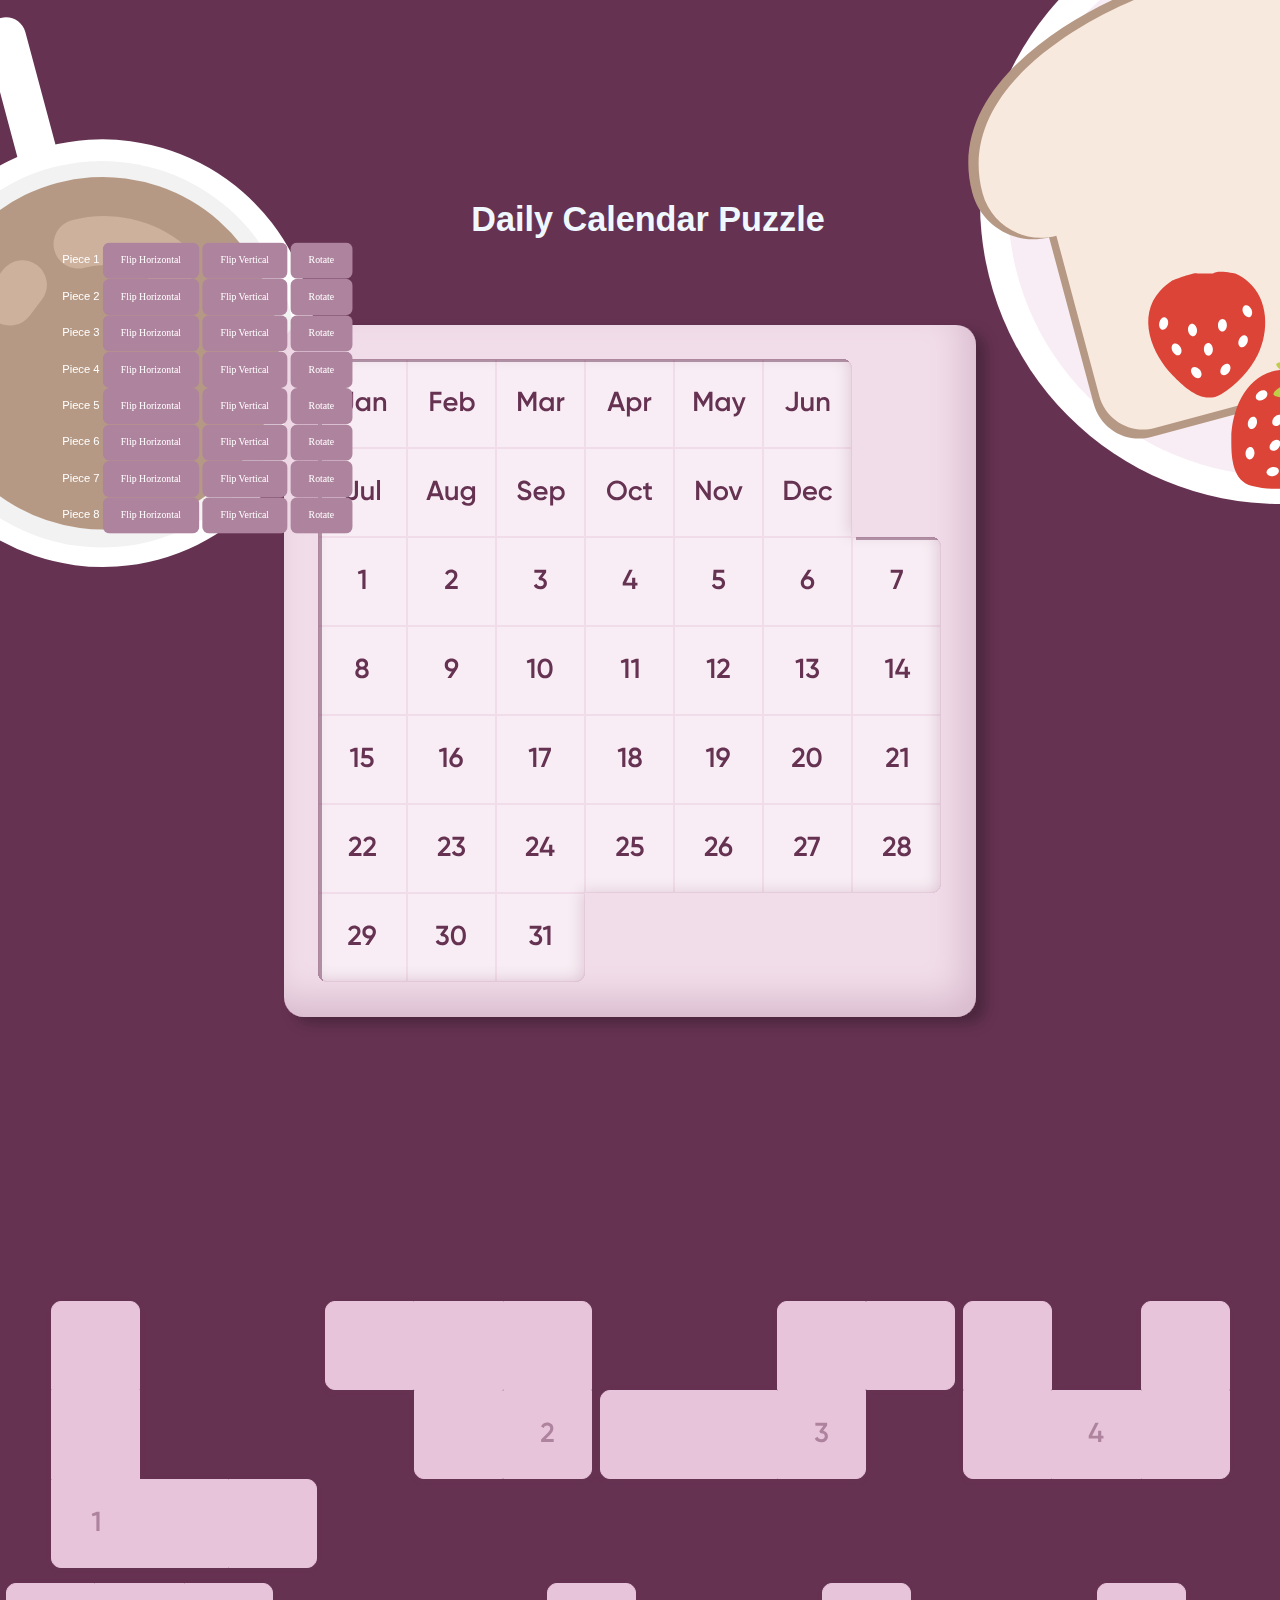
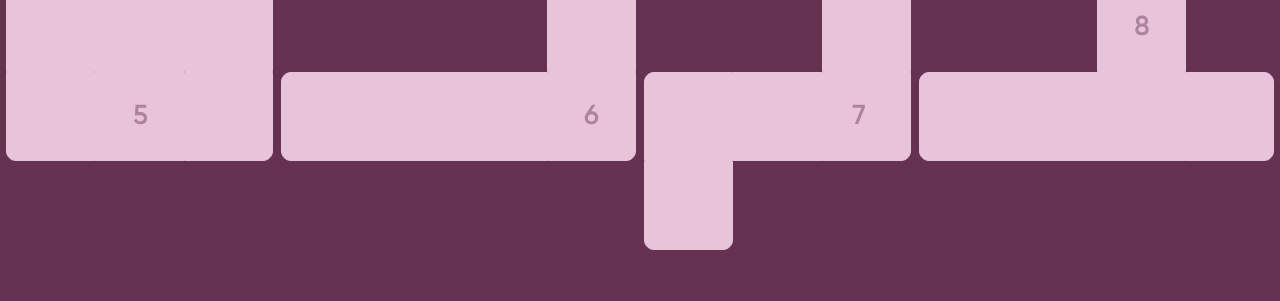
<file: DailyGame.html>
<!DOCTYPE html>
<html lang="en">

<head>
    <meta charset="UTF-8">
    <meta name="viewport" content="width=device-width, initial-scale=1.0">
    <link rel="shortcut icon" type="image/png" href="img/IconSakura.png">
    <link rel="stylesheet" href="style.css">
    <!-- <script src="index.js"></script> --> 
    <title>Daily Game!</title>
    <meta name="description" content="Refresh your mind and solve the daily puzzle with Suha!">
</head>

<body class="DailyGame" onload="move('piece')">

    <div class="GameHeader">
        <div class="coffee">
            <svg width="365" height="615" viewBox="0 0 365 615" fill="none" xmlns="http://www.w3.org/2000/svg">
                <ellipse cx="102.676" cy="353.165" rx="213.842" ry="213.5" transform="rotate(75 102.676 353.165)" fill="white"/>
                <ellipse cx="102.045" cy="354.261" rx="193.263" ry="192.954" transform="rotate(75 102.045 354.261)" fill="#F2F2F2"/>
                <ellipse cx="102.676" cy="353.166" rx="176.263" ry="175.981" transform="rotate(75 102.676 353.166)" fill="#B69984"/>
                <path d="M25.3264 32.0873C22.4676 21.418 11.5008 15.0863 0.831516 17.9452C-9.83781 20.804 -16.1695 31.7707 -13.3106 42.4401L25.3264 32.0873ZM-13.3106 42.4401L20.0362 166.892L58.6732 156.539L25.3264 32.0873L-13.3106 42.4401Z" fill="white"/>
                <path d="M78.0439 243.979V243.979C109.947 235.431 144.031 243.013 169.341 264.289L170.732 265.459" stroke="#CDB19D" stroke-width="49" stroke-linecap="round"/>
                <path d="M10.1119 301.086L22.4015 284.825" stroke="#CDB19D" stroke-width="49" stroke-linecap="round"/>
                </svg>
                
        
        </div>
        
        <h1 style="color: aliceblue;" class="dailyGameTitle">Daily Calendar Puzzle</h1>
        
        <div class="bread">
            <svg width="349" height="504" viewBox="0 0 349 504" fill="none" xmlns="http://www.w3.org/2000/svg">
                <ellipse cx="349.5" cy="203" rx="301" ry="300.5" transform="rotate(90 349.5 203)" fill="white"/>
                <ellipse cx="348.5" cy="204" rx="272" ry="271.5" transform="rotate(90 348.5 204)" fill="#F8EDF4"/>
                <path d="M242.689 -23.5217C182.198 -7.31313 8.84056 71.6012 41.3039 192.756C50.2566 226.168 84.662 246.065 118.027 237.125L162.664 403.712C169.385 428.795 195.159 443.7 220.206 436.989L492.416 364.051C517.463 357.339 532.331 331.544 525.61 306.461L480.973 139.873C514.338 130.933 534.185 96.4997 525.233 63.0875C492.769 -58.0672 303.18 -39.7302 242.689 -23.5217Z" fill="#B69984"/>
                <path d="M245.444 -15.1294C187.198 0.477662 20.2668 76.4382 51.4983 192.995C60.1113 225.14 93.2338 244.275 125.36 235.667L168.304 395.933C174.769 420.064 199.582 434.399 223.7 427.937L485.809 357.705C509.926 351.243 524.247 326.422 517.781 302.291L474.838 142.025C506.965 133.416 526.082 100.283 517.469 68.139C486.237 -48.4183 303.691 -30.7364 245.444 -15.1294Z" fill="#F8E9DE"/>
                <path d="M416.63 410.73C411.641 413.421 406.059 414.827 400.39 414.82C381.45 414.82 366.1 399.47 366.1 380.53C366.1 377.29 366.58 374.17 367.42 371.2C361.94 370.14 356.36 369.6 350.88 369.86C316.51 371.49 300.47 408.57 300.31 438.61C300.21 455.7 300.68 480.86 321.29 486C338.94 490.41 358.38 489.79 375.59 483.82C399.68 475.47 421.64 452.9 419.95 425.9C419.65 421.11 418.49 415.68 416.63 410.73Z" fill="#DB4437"/>
                <path d="M332.86 399.26C329.88 401.08 326.48 400.79 325.21 398.7C323.97 396.57 325.37 393.38 328.32 391.56C331.28 389.77 334.7 390.02 335.94 392.14C337.2 394.26 335.79 397.47 332.86 399.26ZM325.66 424.23C324.65 427.57 321.9 429.61 319.57 428.88C317.22 428.11 316.15 424.79 317.17 421.47C318.19 418.17 320.93 416.09 323.27 416.86C325.6 417.62 326.69 420.94 325.66 424.23ZM349.94 423.12C347.81 425.88 344.53 426.83 342.61 425.32C340.69 423.76 340.86 420.28 342.98 417.54C345.1 414.81 348.39 413.83 350.31 415.37C352.22 416.9 352.05 420.4 349.94 423.12ZM323.43 453.73C323.03 457.2 320.7 459.7 318.28 459.4C315.83 459.06 314.19 455.99 314.58 452.55C314.99 449.11 317.3 446.58 319.75 446.92C322.18 447.23 323.83 450.31 323.43 453.73ZM394.27 444.4C393.06 447.67 394 450.96 396.3 451.79C398.62 452.6 401.5 450.62 402.71 447.37C403.89 444.11 402.99 440.81 400.66 439.99C398.33 439.18 395.46 441.16 394.27 444.4ZM372.36 460.09C369.16 461.48 367.44 464.43 368.43 466.67C369.46 468.91 372.89 469.6 376.07 468.23C379.24 466.84 381 463.89 379.96 461.65C378.94 459.4 375.52 458.7 372.36 460.09ZM367.71 435.06C365.21 437.49 364.64 440.86 366.36 442.59C368.12 444.33 371.56 443.77 374.05 441.36C376.52 438.94 377.13 435.56 375.37 433.83C373.63 432.09 370.18 432.66 367.71 435.06ZM340.53 442.4C338.23 445.02 337.92 448.42 339.78 450.02C341.66 451.61 345.06 450.79 347.35 448.18C349.63 445.57 349.97 442.16 348.07 440.57C346.21 438.98 342.81 439.81 340.53 442.4ZM340.66 467.28C337.26 468.06 335.03 470.65 335.6 473.03C336.21 475.42 339.44 476.72 342.82 475.94C346.19 475.15 348.45 472.57 347.84 470.18C347.26 467.79 344.01 466.49 340.66 467.28Z" fill="white"/>
                <path d="M413.73 393.43C413.12 393.84 412.51 394.23 411.95 394.64C409.47 396.37 407.44 398.45 405.19 400.46C404.35 401.2 403.35 402.08 402.32 402.5C400.68 403.18 398.68 401.96 398.63 400.19C398.6 398.73 399.55 397.35 400.34 396.19C401.35 394.72 402.53 393.53 403.72 392.25C405.14 390.74 406.61 389.49 408.14 388.3C408.12 388.28 408.09 388.27 408.07 388.25C409.37 387.16 410.9 386.17 412.41 385.15C413.74 384.2 415.04 383.22 416.2 382C416.47 381.72 416.86 381.31 417.29 380.92C417.97 380.05 418.53 379.09 418.87 377.98C420.27 373.24 417.41 367.97 413.79 364.98C408.63 360.73 401.89 362.73 397.15 366.63C395.31 368.15 393.51 369.83 391.76 371.57C389.03 374.51 386.49 377.63 383.74 380.57C382.59 381.82 381.07 383.87 379.17 383.67C377.82 383.53 376.9 382.79 376.6 381.4C376.09 379.1 377.89 376.6 379.16 374.85C380.51 373.01 382.1 371.38 383.56 369.64C383.63 369.57 383.68 369.49 383.75 369.43C377.84 365.39 371.46 362.27 363.74 361.41C358.8 360.86 351.93 361.12 347.21 362.8C344.42 363.79 344.95 365.12 346.52 367.08C348.21 369.18 359.31 378.21 357.8 381.22C356.72 383.38 354.4 384.49 352.21 385.54C351.27 385.99 350.36 386.43 349.55 386.94C346.98 388.57 343.54 390.44 342.53 393.55C341.55 396.58 348.91 397.22 350.58 397.42C354.38 397.9 358.4 397.73 362.12 398.77C366.66 400.03 366.56 401.44 365.64 405.75C365.14 408.11 364.36 410.59 364.12 412.99C363.91 415.23 363.65 418.17 364.42 420.29C366.51 425.99 381.34 414.33 384.86 415.76C389.17 417.52 389.86 435.09 395.65 433.7C397.08 433.36 398.67 431 399.38 429.81C401.12 426.88 402.27 423.73 403.33 420.51C404.26 417.66 405.92 417.06 408.57 418.46C411.52 420.03 414.17 422.02 416.61 424.27C418.81 426.28 420.22 429.36 423.15 430.47C424.29 429.27 424.8 426.59 425.12 424.99C427.55 413.17 421.84 401.92 413.73 393.43Z" fill="#BDCF46"/>
                <g clip-path="url(#clip0_122_8437)">
                <path d="M304.341 273.497C304.341 273.497 286.014 269.494 282 273.497L266.5 273.497C264.209 271.206 241.593 280.342 241.593 280.342C236.968 283.467 232.641 287.031 228.95 291.09C205.799 316.546 220.676 354.107 241.805 375.462C253.819 387.617 271.942 405.076 290.15 394.137C305.748 384.775 319.056 370.59 327.004 354.199C338.134 331.261 337.703 299.773 317.416 281.876C313.817 278.702 309.157 275.682 304.341 273.497Z" fill="#DB4437"/>
                <path d="M236.997 324.62C236.176 328.015 233.567 330.214 231.191 329.634C228.808 329.005 227.542 325.759 228.342 322.386C229.169 319.027 231.764 316.786 234.14 317.408C236.53 318.016 237.803 321.283 236.997 324.62ZM249.562 347.368C251.209 350.444 250.707 353.831 248.544 354.962C246.337 356.08 243.233 354.489 241.607 351.42C239.995 348.365 240.461 344.957 242.66 343.847C244.845 342.737 247.964 344.313 249.562 347.368ZM265.945 329.415C266.391 332.872 264.743 335.863 262.318 336.153C259.857 336.408 257.517 333.827 257.078 330.39C256.647 326.961 258.28 323.942 260.727 323.673C263.159 323.404 265.514 325.999 265.945 329.415ZM268.845 369.805C271.015 372.541 271.136 375.956 269.212 377.456C267.239 378.948 263.909 377.936 261.752 375.228C259.61 372.506 259.454 369.083 261.427 367.591C263.365 366.092 266.709 367.103 268.845 369.805ZM312.339 313.116C313.795 316.284 316.786 317.945 319 316.906C321.213 315.838 321.849 312.402 320.407 309.248C318.936 306.108 315.966 304.411 313.739 305.479C311.518 306.554 310.889 309.983 312.339 313.116ZM307.941 339.703C306.661 342.949 307.53 346.251 309.814 347.135C312.127 347.99 315.04 346.053 316.32 342.836C317.578 339.611 316.737 336.281 314.418 335.432C312.105 334.562 309.192 336.486 307.941 339.703ZM286.954 325.292C286.904 328.778 288.884 331.564 291.324 331.571C293.798 331.557 295.835 328.729 295.891 325.264C295.927 321.806 293.968 318.985 291.5 319.006C289.04 319.006 287.003 321.849 286.954 325.292ZM272.925 349.702C273.151 353.181 275.336 355.804 277.782 355.62C280.236 355.415 282.06 352.431 281.834 348.966C281.601 345.508 279.43 342.857 276.962 343.076C274.523 343.267 272.705 346.258 272.925 349.702ZM290.609 367.202C288.757 370.158 289.011 373.566 291.097 374.846C293.219 376.105 296.422 374.74 298.26 371.799C300.085 368.857 299.858 365.435 297.737 364.176C295.637 362.896 292.42 364.275 290.609 367.202Z" fill="white"/>
                </g>
                <defs>
                <clipPath id="clip0_122_8437">
                <rect width="128" height="128" fill="white" transform="translate(186 321.51) rotate(-45)"/>
                </clipPath>
                </defs>
                </svg>
                
        
        </div>


    </div>


<div class="board">
    <svg width="718" height="718" viewBox="0 0 718 718" fill="none" xmlns="http://www.w3.org/2000/svg">
        <g filter="url(#filter0_di_121_8373)">
        <rect x="3" y="6" width="692" height="692" rx="20" fill="#F1DCE9"/>
        <g filter="url(#filter1_ii_121_8373)">
        <path d="M37.5 50C37.5 44.7533 41.7533 40.5 47 40.5H125.5V128.5H37.5V50Z" fill="#F8EDF4"/>
        <path d="M65.5501 92.3555C62.5787 92.3555 60.5279 91.1888 59.3977 88.8555L62.1048 87.2695C62.7428 88.6185 63.9003 89.293 65.5774 89.293C66.6712 89.293 67.5097 89.0286 68.093 88.5C68.6946 87.9531 68.9954 87.1875 68.9954 86.2031V72.8594H72.1399V86.2031C72.1399 88.1719 71.5201 89.694 70.2805 90.7695C69.0592 91.8268 67.4824 92.3555 65.5501 92.3555ZM86.2655 80.2695V78.3281H89.2187V92H86.2655V90.0312C85.1536 91.5807 83.5585 92.3555 81.4804 92.3555C79.6028 92.3555 77.9986 91.6628 76.6679 90.2773C75.3371 88.8919 74.6718 87.1875 74.6718 85.1641C74.6718 83.1406 75.3371 81.4362 76.6679 80.0508C77.9986 78.6654 79.6028 77.9727 81.4804 77.9727C83.5585 77.9727 85.1536 78.7383 86.2655 80.2695ZM78.8554 88.3086C79.6757 89.1289 80.7056 89.5391 81.9452 89.5391C83.1848 89.5391 84.2148 89.1289 85.0351 88.3086C85.8554 87.4701 86.2655 86.4219 86.2655 85.1641C86.2655 83.9062 85.8554 82.8672 85.0351 82.0469C84.2148 81.2083 83.1848 80.7891 81.9452 80.7891C80.7056 80.7891 79.6757 81.2083 78.8554 82.0469C78.0351 82.8672 77.6249 83.9062 77.6249 85.1641C77.6249 86.4036 78.0351 87.4518 78.8554 88.3086ZM99.8522 77.9727C101.438 77.9727 102.705 78.4831 103.653 79.5039C104.619 80.5065 105.102 81.8737 105.102 83.6055V92H102.149V83.9062C102.149 82.8854 101.876 82.1016 101.329 81.5547C100.782 81.0078 100.034 80.7344 99.0865 80.7344C98.011 80.7344 97.1634 81.0716 96.5436 81.7461C95.9238 82.4023 95.6139 83.3776 95.6139 84.6719V92H92.6608V78.3281H95.6139V80.0781C96.5254 78.6745 97.9381 77.9727 99.8522 77.9727Z" fill="#663252"/>
        <path d="M37.5 50C37.5 44.7533 41.7533 40.5 47 40.5H125.5V128.5H37.5V50Z" stroke="#F1DCE9"/>
        <rect x="37.5" y="129.5" width="88" height="88" fill="#F8EDF4"/>
        <path d="M70.3907 181.355C67.4193 181.355 65.3685 180.189 64.2383 177.855L66.9453 176.27C67.5834 177.618 68.7409 178.293 70.418 178.293C71.5117 178.293 72.3503 178.029 72.9336 177.5C73.5352 176.953 73.836 176.187 73.836 175.203V161.859H76.9805V175.203C76.9805 177.172 76.3607 178.694 75.1211 179.77C73.8998 180.827 72.3229 181.355 70.3907 181.355ZM89.653 174.656V167.328H92.6062V181H89.653V179.25C88.7416 180.654 87.3288 181.355 85.4148 181.355C83.8288 181.355 82.5528 180.854 81.5866 179.852C80.6387 178.831 80.1648 177.454 80.1648 175.723V167.328H83.1179V175.422C83.1179 176.443 83.3913 177.227 83.9382 177.773C84.4851 178.32 85.2325 178.594 86.1804 178.594C87.2559 178.594 88.1036 178.266 88.7234 177.609C89.3432 176.935 89.653 175.951 89.653 174.656ZM99.0125 181H96.0594V161.039H99.0125V181Z" fill="#663252"/>
        <rect x="37.5" y="129.5" width="88" height="88" stroke="#F1DCE9"/>
        <rect x="37.5" y="218.5" width="88" height="88" fill="#F8EDF4"/>
        <path d="M76.7686 252.637L81.7998 250.859H84.5342V270H81.3897V254.223L77.5342 255.316L76.7686 252.637Z" fill="#663252"/>
        <rect x="37.5" y="218.5" width="88" height="88" stroke="#F1DCE9"/>
        <rect x="37.5" y="307.5" width="88" height="88" fill="#F8EDF4"/>
        <path d="M84.9027 349.047C86.7803 350.086 87.7191 351.635 87.7191 353.695C87.7191 355.427 87.1084 356.803 85.8871 357.824C84.6839 358.845 83.0615 359.355 81.0199 359.355C78.9782 359.355 77.3467 358.854 76.1253 357.852C74.904 356.849 74.2933 355.464 74.2933 353.695C74.2933 352.711 74.5394 351.818 75.0316 351.016C75.5238 350.195 76.2165 349.539 77.1097 349.047C75.6696 348.099 74.9496 346.75 74.9496 345C74.9496 343.25 75.5329 341.901 76.6996 340.953C77.8845 339.987 79.3246 339.504 81.0199 339.504C82.697 339.504 84.1279 339.987 85.3128 340.953C86.4977 341.919 87.0902 343.268 87.0902 345C87.0902 346.732 86.361 348.081 84.9027 349.047ZM81.0199 342.484C80.1449 342.484 79.4339 342.721 78.8871 343.195C78.3584 343.651 78.0941 344.298 78.0941 345.137C78.0941 345.939 78.3675 346.586 78.9144 347.078C79.4613 347.552 80.1631 347.789 81.0199 347.789C81.8584 347.789 82.5511 347.552 83.098 347.078C83.6631 346.586 83.9456 345.939 83.9456 345.137C83.9456 344.298 83.6722 343.651 83.1253 343.195C82.5785 342.721 81.8766 342.484 81.0199 342.484ZM81.0199 356.375C82.0954 356.375 82.9522 356.111 83.5902 355.582C84.2464 355.053 84.5746 354.324 84.5746 353.395C84.5746 352.465 84.2464 351.736 83.5902 351.207C82.9522 350.678 82.0954 350.414 81.0199 350.414C79.9261 350.414 79.0511 350.678 78.3949 351.207C77.7568 351.736 77.4378 352.465 77.4378 353.395C77.4378 354.324 77.7568 355.053 78.3949 355.582C79.0511 356.111 79.9261 356.375 81.0199 356.375Z" fill="#663252"/>
        <rect x="37.5" y="307.5" width="88" height="88" stroke="#F1DCE9"/>
        <rect x="37.5" y="396.5" width="88" height="88" fill="#F8EDF4"/>
        <path d="M68.8185 430.637L73.8497 428.859H76.5841V448H73.4396V432.223L69.5841 433.316L68.8185 430.637ZM83.7501 436.078H86.1563C87.9792 436.078 89.5196 436.625 90.7774 437.719C92.0352 438.794 92.6641 440.289 92.6641 442.203C92.6641 444.117 92.017 445.621 90.7227 446.715C89.4467 447.809 87.8608 448.355 85.9649 448.355C84.4154 448.355 83.0665 448 81.918 447.289C80.7696 446.578 79.9493 445.566 79.4571 444.254L82.1641 442.695C82.6928 444.427 83.9597 445.293 85.9649 445.293C87.0404 445.293 87.8972 445.02 88.5352 444.473C89.1915 443.908 89.5196 443.151 89.5196 442.203C89.5196 441.273 89.2006 440.535 88.5626 439.988C87.9246 439.423 87.0769 439.141 86.0196 439.141H80.4415L81.1798 428.859H91.8438V431.812H84.0782L83.7501 436.078Z" fill="#663252"/>
        <rect x="37.5" y="396.5" width="88" height="88" stroke="#F1DCE9"/>
        <rect x="37.5" y="485.5" width="88" height="88" fill="#F8EDF4"/>
        <path d="M80.4802 537H67.8747V534.539L74.5466 527.73C76.169 526.108 76.9802 524.704 76.9802 523.52C76.9802 522.608 76.7067 521.888 76.1599 521.359C75.613 520.831 74.902 520.566 74.027 520.566C72.4229 520.566 71.238 521.359 70.4724 522.945L67.82 521.387C68.4033 520.129 69.2419 519.172 70.3356 518.516C71.4294 517.841 72.6507 517.504 73.9997 517.504C75.695 517.504 77.1351 518.033 78.32 519.09C79.5231 520.165 80.1247 521.605 80.1247 523.41C80.1247 525.342 79.0401 527.421 76.8708 529.645L72.5505 533.965H80.4802V537ZM94.9531 537H82.3477V534.539L89.0195 527.73C90.6419 526.108 91.4531 524.704 91.4531 523.52C91.4531 522.608 91.1797 521.888 90.6328 521.359C90.0859 520.831 89.375 520.566 88.5 520.566C86.8958 520.566 85.7109 521.359 84.9453 522.945L82.293 521.387C82.8763 520.129 83.7148 519.172 84.8086 518.516C85.9023 517.841 87.1237 517.504 88.4727 517.504C90.168 517.504 91.6081 518.033 92.793 519.09C93.9961 520.165 94.5977 521.605 94.5977 523.41C94.5977 525.342 93.513 527.421 91.3438 529.645L87.0234 533.965H94.9531V537Z" fill="#663252"/>
        <rect x="37.5" y="485.5" width="88" height="88" stroke="#F1DCE9"/>
        <path d="M37.5 574.5H125.5V662.5H47C41.7533 662.5 37.5 658.247 37.5 653V574.5Z" fill="#F8EDF4"/>
        <path d="M79.8333 626H67.2278V623.539L73.8997 616.73C75.5221 615.108 76.3333 613.704 76.3333 612.52C76.3333 611.608 76.0599 610.888 75.513 610.359C74.9661 609.831 74.2552 609.566 73.3802 609.566C71.776 609.566 70.5911 610.359 69.8255 611.945L67.1731 610.387C67.7565 609.129 68.595 608.172 69.6888 607.516C70.7825 606.841 72.0039 606.504 73.3528 606.504C75.0481 606.504 76.4882 607.033 77.6731 608.09C78.8763 609.165 79.4778 610.605 79.4778 612.41C79.4778 614.342 78.3932 616.421 76.2239 618.645L71.9036 622.965H79.8333V626ZM94.9384 613.039C94.9384 614.497 94.5556 615.783 93.7899 616.895L87.747 626H84.1376L88.5126 619.574H88.1845C86.1975 619.574 84.566 618.973 83.2899 617.77C82.0321 616.548 81.4032 614.971 81.4032 613.039C81.4032 611.107 82.0321 609.539 83.2899 608.336C84.566 607.115 86.1975 606.504 88.1845 606.504C90.1897 606.504 91.8121 607.115 93.0517 608.336C94.3095 609.539 94.9384 611.107 94.9384 613.039ZM84.5477 613.039C84.5477 614.078 84.885 614.935 85.5595 615.609C86.2522 616.266 87.1272 616.594 88.1845 616.594C89.2418 616.594 90.1076 616.275 90.7821 615.637C91.4566 614.98 91.7938 614.115 91.7938 613.039C91.7938 611.964 91.4566 611.107 90.7821 610.469C90.1076 609.812 89.2418 609.484 88.1845 609.484C87.1272 609.484 86.2522 609.812 85.5595 610.469C84.885 611.107 84.5477 611.964 84.5477 613.039Z" fill="#663252"/>
        <path d="M37.5 574.5H125.5V662.5H47C41.7533 662.5 37.5 658.247 37.5 653V574.5Z" stroke="#F1DCE9"/>
        <rect x="126.5" y="40.5" width="88" height="88" fill="#F8EDF4"/>
        <path d="M160.48 72.8594V75.8672H152.413V81.2266H160.206V84.2344H152.413V92H149.269V72.8594H160.48ZM176.437 86.4219H165.554C165.773 87.4427 166.265 88.2357 167.031 88.8008C167.814 89.3659 168.781 89.6484 169.929 89.6484C171.478 89.6484 172.654 89.0833 173.456 87.9531L175.89 89.375C174.559 91.362 172.563 92.3555 169.902 92.3555C167.696 92.3555 165.9 91.681 164.515 90.332C163.148 88.9648 162.464 87.2422 162.464 85.1641C162.464 83.1406 163.139 81.4362 164.488 80.0508C165.818 78.6654 167.55 77.9727 169.683 77.9727C171.67 77.9727 173.311 78.6745 174.605 80.0781C175.899 81.4818 176.546 83.1862 176.546 85.1914C176.546 85.556 176.51 85.9661 176.437 86.4219ZM165.527 84.0156H173.566C173.365 82.9401 172.909 82.1107 172.199 81.5273C171.506 80.944 170.658 80.6523 169.656 80.6523C168.562 80.6523 167.65 80.9531 166.921 81.5547C166.192 82.1562 165.727 82.9766 165.527 84.0156ZM186.883 77.9727C188.761 77.9727 190.365 78.6654 191.695 80.0508C193.026 81.4362 193.692 83.1406 193.692 85.1641C193.692 87.1875 193.026 88.8919 191.695 90.2773C190.365 91.6628 188.761 92.3555 186.883 92.3555C184.805 92.3555 183.21 91.5807 182.098 90.0312V92H179.145V72.8594H182.098V80.2695C183.228 78.7383 184.823 77.9727 186.883 77.9727ZM183.328 88.3086C184.149 89.1289 185.179 89.5391 186.418 89.5391C187.658 89.5391 188.688 89.1289 189.508 88.3086C190.328 87.4701 190.738 86.4219 190.738 85.1641C190.738 83.9062 190.328 82.8672 189.508 82.0469C188.688 81.2083 187.658 80.7891 186.418 80.7891C185.179 80.7891 184.149 81.2083 183.328 82.0469C182.508 82.8672 182.098 83.9062 182.098 85.1641C182.098 86.4036 182.508 87.4518 183.328 88.3086Z" fill="#663252"/>
        <rect x="126.5" y="40.5" width="88" height="88" stroke="#F1DCE9"/>
        <rect x="126.5" y="129.5" width="88" height="88" fill="#F8EDF4"/>
        <path d="M162.972 181H159.582L158.242 177.145H150.094L148.754 181H145.336L152.281 161.859H156.054L162.972 181ZM154.168 165.551L151.133 174.191H157.203L154.168 165.551ZM173.894 174.656V167.328H176.847V181H173.894V179.25C172.982 180.654 171.57 181.355 169.656 181.355C168.07 181.355 166.794 180.854 165.828 179.852C164.88 178.831 164.406 177.454 164.406 175.723V167.328H167.359V175.422C167.359 176.443 167.632 177.227 168.179 177.773C168.726 178.32 169.473 178.594 170.421 178.594C171.497 178.594 172.344 178.266 172.964 177.609C173.584 176.935 173.894 175.951 173.894 174.656ZM191.183 169.352V167.328H194.082V180.371C194.082 182.449 193.398 184.044 192.031 185.156C190.682 186.268 189.023 186.824 187.054 186.824C183.901 186.824 181.74 185.721 180.574 183.516L183.117 182.039C183.828 183.443 185.158 184.145 187.109 184.145C188.385 184.145 189.378 183.807 190.089 183.133C190.819 182.477 191.183 181.556 191.183 180.371V178.703C190.071 180.289 188.485 181.082 186.425 181.082C184.511 181.082 182.88 180.398 181.531 179.031C180.2 177.646 179.535 175.978 179.535 174.027C179.535 172.059 180.2 170.4 181.531 169.051C182.861 167.665 184.493 166.973 186.425 166.973C188.485 166.973 190.071 167.766 191.183 169.352ZM183.718 177.09C184.557 177.91 185.596 178.32 186.835 178.32C188.075 178.32 189.105 177.91 189.925 177.09C190.764 176.27 191.183 175.249 191.183 174.027C191.183 172.806 190.764 171.785 189.925 170.965C189.105 170.145 188.075 169.734 186.835 169.734C185.596 169.734 184.557 170.145 183.718 170.965C182.898 171.785 182.488 172.806 182.488 174.027C182.488 175.249 182.898 176.27 183.718 177.09Z" fill="#663252"/>
        <rect x="126.5" y="129.5" width="88" height="88" stroke="#F1DCE9"/>
        <rect x="126.5" y="218.5" width="88" height="88" fill="#F8EDF4"/>
        <path d="M176.717 270H164.111V267.539L170.783 260.73C172.405 259.108 173.217 257.704 173.217 256.52C173.217 255.608 172.943 254.888 172.396 254.359C171.849 253.831 171.139 253.566 170.264 253.566C168.659 253.566 167.474 254.359 166.709 255.945L164.056 254.387C164.64 253.129 165.478 252.172 166.572 251.516C167.666 250.841 168.887 250.504 170.236 250.504C171.931 250.504 173.372 251.033 174.556 252.09C175.76 253.165 176.361 254.605 176.361 256.41C176.361 258.342 175.277 260.421 173.107 262.645L168.787 266.965H176.717V270Z" fill="#663252"/>
        <rect x="126.5" y="218.5" width="88" height="88" stroke="#F1DCE9"/>
        <rect x="126.5" y="307.5" width="88" height="88" fill="#F8EDF4"/>
        <path d="M177.269 346.039C177.269 347.497 176.886 348.783 176.12 349.895L170.077 359H166.468L170.843 352.574H170.515C168.528 352.574 166.896 351.973 165.62 350.77C164.362 349.548 163.733 347.971 163.733 346.039C163.733 344.107 164.362 342.539 165.62 341.336C166.896 340.115 168.528 339.504 170.515 339.504C172.52 339.504 174.142 340.115 175.382 341.336C176.64 342.539 177.269 344.107 177.269 346.039ZM166.878 346.039C166.878 347.078 167.215 347.935 167.89 348.609C168.582 349.266 169.457 349.594 170.515 349.594C171.572 349.594 172.438 349.275 173.112 348.637C173.787 347.98 174.124 347.115 174.124 346.039C174.124 344.964 173.787 344.107 173.112 343.469C172.438 342.812 171.572 342.484 170.515 342.484C169.457 342.484 168.582 342.812 167.89 343.469C167.215 344.107 166.878 344.964 166.878 346.039Z" fill="#663252"/>
        <rect x="126.5" y="307.5" width="88" height="88" stroke="#F1DCE9"/>
        <rect x="126.5" y="396.5" width="88" height="88" fill="#F8EDF4"/>
        <path d="M157.818 430.637L162.85 428.859H165.584V448H162.44V432.223L158.584 433.316L157.818 430.637ZM174.746 435.285H175.102C177.107 435.285 178.729 435.896 179.969 437.117C181.227 438.32 181.856 439.888 181.856 441.82C181.856 443.734 181.227 445.311 179.969 446.551C178.711 447.754 177.089 448.355 175.102 448.355C173.096 448.355 171.465 447.754 170.207 446.551C168.949 445.311 168.32 443.734 168.32 441.82C168.32 440.362 168.703 439.077 169.469 437.965L175.539 428.859H179.121L174.746 435.285ZM175.102 445.375C176.159 445.375 177.025 445.056 177.699 444.418C178.374 443.762 178.711 442.896 178.711 441.82C178.711 440.745 178.374 439.888 177.699 439.25C177.025 438.594 176.159 438.266 175.102 438.266C174.008 438.266 173.124 438.594 172.449 439.25C171.793 439.888 171.465 440.745 171.465 441.82C171.465 442.896 171.793 443.762 172.449 444.418C173.124 445.056 174.008 445.375 175.102 445.375Z" fill="#663252"/>
        <rect x="126.5" y="396.5" width="88" height="88" stroke="#F1DCE9"/>
        <rect x="126.5" y="485.5" width="88" height="88" fill="#F8EDF4"/>
        <path d="M169.467 537H156.861V534.539L163.533 527.73C165.156 526.108 165.967 524.704 165.967 523.52C165.967 522.608 165.693 521.888 165.147 521.359C164.6 520.831 163.889 520.566 163.014 520.566C161.41 520.566 160.225 521.359 159.459 522.945L156.807 521.387C157.39 520.129 158.229 519.172 159.322 518.516C160.416 517.841 161.637 517.504 162.986 517.504C164.682 517.504 166.122 518.033 167.307 519.09C168.51 520.165 169.111 521.605 169.111 523.41C169.111 525.342 168.027 527.421 165.857 529.645L161.537 533.965H169.467V537ZM183.235 520.539L179.352 525.68C180.774 526.008 181.905 526.664 182.743 527.648C183.6 528.615 184.028 529.799 184.028 531.203C184.028 533.117 183.381 534.621 182.087 535.715C180.811 536.809 179.225 537.355 177.329 537.355C175.834 537.355 174.513 537.018 173.364 536.344C172.216 535.651 171.395 534.667 170.903 533.391L173.583 531.832C174.148 533.473 175.397 534.293 177.329 534.293C178.423 534.293 179.289 534.02 179.927 533.473C180.565 532.908 180.884 532.151 180.884 531.203C180.884 530.255 180.565 529.508 179.927 528.961C179.289 528.414 178.423 528.141 177.329 528.141H176.618L175.36 526.254L179.489 520.812H171.477V517.859H183.235V520.539Z" fill="#663252"/>
        <rect x="126.5" y="485.5" width="88" height="88" stroke="#F1DCE9"/>
        <rect x="126.5" y="574.5" width="88" height="88" fill="#F8EDF4"/>
        <path d="M167.021 609.539L163.138 614.68C164.56 615.008 165.69 615.664 166.528 616.648C167.385 617.615 167.814 618.799 167.814 620.203C167.814 622.117 167.166 623.621 165.872 624.715C164.596 625.809 163.01 626.355 161.114 626.355C159.62 626.355 158.298 626.018 157.15 625.344C156.001 624.651 155.181 623.667 154.689 622.391L157.368 620.832C157.933 622.473 159.182 623.293 161.114 623.293C162.208 623.293 163.074 623.02 163.712 622.473C164.35 621.908 164.669 621.151 164.669 620.203C164.669 619.255 164.35 618.508 163.712 617.961C163.074 617.414 162.208 617.141 161.114 617.141H160.403L159.146 615.254L163.275 609.812H155.263V606.859H167.021V609.539ZM182.908 623.648C181.596 625.453 179.755 626.355 177.385 626.355C175.033 626.355 173.183 625.453 171.834 623.648C170.522 621.844 169.865 619.437 169.865 616.43C169.865 613.422 170.522 611.016 171.834 609.211C173.183 607.406 175.033 606.504 177.385 606.504C179.755 606.504 181.596 607.406 182.908 609.211C184.239 610.997 184.904 613.404 184.904 616.43C184.904 619.456 184.239 621.862 182.908 623.648ZM177.385 623.293C178.807 623.293 179.891 622.701 180.639 621.516C181.386 620.331 181.76 618.635 181.76 616.43C181.76 614.224 181.386 612.529 180.639 611.344C179.891 610.159 178.807 609.566 177.385 609.566C175.981 609.566 174.897 610.159 174.131 611.344C173.384 612.529 173.01 614.224 173.01 616.43C173.01 618.635 173.384 620.331 174.131 621.516C174.897 622.701 175.981 623.293 177.385 623.293Z" fill="#663252"/>
        <rect x="126.5" y="574.5" width="88" height="88" stroke="#F1DCE9"/>
        <rect x="215.5" y="40.5" width="88" height="88" fill="#F8EDF4"/>
        <path d="M252.018 72.8594H255.381V92H252.237V78.3555L246.413 87.9805H246.03L240.206 78.3281V92H237.061V72.8594H240.452L246.221 82.4297L252.018 72.8594ZM269.834 80.2695V78.3281H272.788V92H269.834V90.0312C268.722 91.5807 267.127 92.3555 265.049 92.3555C263.172 92.3555 261.568 91.6628 260.237 90.2773C258.906 88.8919 258.241 87.1875 258.241 85.1641C258.241 83.1406 258.906 81.4362 260.237 80.0508C261.568 78.6654 263.172 77.9727 265.049 77.9727C267.127 77.9727 268.722 78.7383 269.834 80.2695ZM262.424 88.3086C263.245 89.1289 264.275 89.5391 265.514 89.5391C266.754 89.5391 267.784 89.1289 268.604 88.3086C269.424 87.4701 269.834 86.4219 269.834 85.1641C269.834 83.9062 269.424 82.8672 268.604 82.0469C267.784 81.2083 266.754 80.7891 265.514 80.7891C264.275 80.7891 263.245 81.2083 262.424 82.0469C261.604 82.8672 261.194 83.9062 261.194 85.1641C261.194 86.4036 261.604 87.4518 262.424 88.3086ZM279.183 78.3281V80.625C279.93 78.9297 281.334 78.082 283.394 78.082V81.2812C282.282 81.2083 281.297 81.4818 280.441 82.1016C279.602 82.7031 279.183 83.7057 279.183 85.1094V92H276.23V78.3281H279.183Z" fill="#663252"/>
        <rect x="215.5" y="40.5" width="88" height="88" stroke="#F1DCE9"/>
        <rect x="215.5" y="129.5" width="88" height="88" fill="#F8EDF4"/>
        <path d="M243.598 181.355C241.757 181.355 240.189 180.945 238.895 180.125C237.619 179.286 236.726 178.129 236.216 176.652L238.923 175.066C239.688 177.217 241.274 178.293 243.68 178.293C244.847 178.293 245.731 178.065 246.333 177.609C246.934 177.154 247.235 176.543 247.235 175.777C247.235 175.012 246.916 174.419 246.278 174C245.64 173.581 244.51 173.125 242.887 172.633C241.229 172.141 239.889 171.557 238.868 170.883C237.628 170.008 237.008 168.723 237.008 167.027C237.008 165.332 237.61 163.992 238.813 163.008C239.998 162.005 241.447 161.504 243.161 161.504C244.674 161.504 246.005 161.878 247.153 162.625C248.32 163.354 249.213 164.384 249.833 165.715L247.18 167.246C246.378 165.46 245.038 164.566 243.161 164.566C242.249 164.566 241.52 164.785 240.973 165.223C240.426 165.642 240.153 166.216 240.153 166.945C240.153 167.656 240.426 168.221 240.973 168.641C241.52 169.042 242.532 169.47 244.008 169.926C244.92 170.236 245.449 170.418 245.594 170.473C245.831 170.546 246.305 170.728 247.016 171.02C247.6 171.257 248.064 171.512 248.411 171.785C249.833 172.897 250.489 174.21 250.38 175.723C250.38 177.454 249.751 178.831 248.493 179.852C247.272 180.854 245.64 181.355 243.598 181.355ZM266.478 175.422H255.595C255.814 176.443 256.306 177.236 257.072 177.801C257.856 178.366 258.822 178.648 259.97 178.648C261.52 178.648 262.696 178.083 263.498 176.953L265.931 178.375C264.601 180.362 262.605 181.355 259.943 181.355C257.737 181.355 255.942 180.681 254.556 179.332C253.189 177.965 252.506 176.242 252.506 174.164C252.506 172.141 253.18 170.436 254.529 169.051C255.86 167.665 257.592 166.973 259.724 166.973C261.711 166.973 263.352 167.674 264.646 169.078C265.94 170.482 266.588 172.186 266.588 174.191C266.588 174.556 266.551 174.966 266.478 175.422ZM255.568 173.016H263.607C263.407 171.94 262.951 171.111 262.24 170.527C261.547 169.944 260.7 169.652 259.697 169.652C258.603 169.652 257.692 169.953 256.963 170.555C256.233 171.156 255.769 171.977 255.568 173.016ZM276.924 166.973C278.784 166.973 280.388 167.674 281.737 169.078C283.068 170.464 283.733 172.159 283.733 174.164C283.733 176.187 283.068 177.892 281.737 179.277C280.406 180.663 278.802 181.355 276.924 181.355C274.864 181.355 273.269 180.59 272.139 179.059V186.469H269.186V167.328H272.139V169.297C273.251 167.747 274.846 166.973 276.924 166.973ZM273.37 177.309C274.19 178.129 275.22 178.539 276.46 178.539C277.699 178.539 278.729 178.129 279.549 177.309C280.37 176.47 280.78 175.422 280.78 174.164C280.78 172.906 280.37 171.867 279.549 171.047C278.729 170.208 277.699 169.789 276.46 169.789C275.22 169.789 274.19 170.208 273.37 171.047C272.549 171.867 272.139 172.906 272.139 174.164C272.139 175.404 272.549 176.452 273.37 177.309Z" fill="#663252"/>
        <rect x="215.5" y="129.5" width="88" height="88" stroke="#F1DCE9"/>
        <rect x="215.5" y="218.5" width="88" height="88" fill="#F8EDF4"/>
        <path d="M265.132 253.539L261.249 258.68C262.671 259.008 263.802 259.664 264.64 260.648C265.497 261.615 265.925 262.799 265.925 264.203C265.925 266.117 265.278 267.621 263.984 268.715C262.708 269.809 261.122 270.355 259.226 270.355C257.731 270.355 256.41 270.018 255.261 269.344C254.113 268.651 253.292 267.667 252.8 266.391L255.48 264.832C256.045 266.473 257.294 267.293 259.226 267.293C260.32 267.293 261.186 267.02 261.824 266.473C262.462 265.908 262.781 265.151 262.781 264.203C262.781 263.255 262.462 262.508 261.824 261.961C261.186 261.414 260.32 261.141 259.226 261.141H258.515L257.257 259.254L261.386 253.812H253.374V250.859H265.132V253.539Z" fill="#663252"/>
        <rect x="215.5" y="218.5" width="88" height="88" stroke="#F1DCE9"/>
        <rect x="215.5" y="307.5" width="88" height="88" fill="#F8EDF4"/>
        <path d="M245.657 341.637L250.688 339.859H253.423V359H250.278V343.223L246.423 344.316L245.657 341.637ZM269.612 356.648C268.299 358.453 266.458 359.355 264.089 359.355C261.737 359.355 259.887 358.453 258.538 356.648C257.225 354.844 256.569 352.437 256.569 349.43C256.569 346.422 257.225 344.016 258.538 342.211C259.887 340.406 261.737 339.504 264.089 339.504C266.458 339.504 268.299 340.406 269.612 342.211C270.943 343.997 271.608 346.404 271.608 349.43C271.608 352.456 270.943 354.862 269.612 356.648ZM264.089 356.293C265.51 356.293 266.595 355.701 267.342 354.516C268.09 353.331 268.464 351.635 268.464 349.43C268.464 347.224 268.09 345.529 267.342 344.344C266.595 343.159 265.51 342.566 264.089 342.566C262.685 342.566 261.6 343.159 260.835 344.344C260.087 345.529 259.714 347.224 259.714 349.43C259.714 351.635 260.087 353.331 260.835 354.516C261.6 355.701 262.685 356.293 264.089 356.293Z" fill="#663252"/>
        <rect x="215.5" y="307.5" width="88" height="88" stroke="#F1DCE9"/>
        <rect x="215.5" y="396.5" width="88" height="88" fill="#F8EDF4"/>
        <path d="M247.566 430.637L252.597 428.859H255.332V448H252.187V432.223L248.332 433.316L247.566 430.637ZM257.795 431.867V428.859H269.963V431.594L263.236 448H259.927L266.545 431.867H257.795Z" fill="#663252"/>
        <rect x="215.5" y="396.5" width="88" height="88" stroke="#F1DCE9"/>
        <rect x="215.5" y="485.5" width="88" height="88" fill="#F8EDF4"/>
        <path d="M257.486 537H244.881V534.539L251.553 527.73C253.175 526.108 253.986 524.704 253.986 523.52C253.986 522.608 253.713 521.888 253.166 521.359C252.619 520.831 251.908 520.566 251.033 520.566C249.429 520.566 248.244 521.359 247.478 522.945L244.826 521.387C245.409 520.129 246.248 519.172 247.342 518.516C248.435 517.841 249.657 517.504 251.006 517.504C252.701 517.504 254.141 518.033 255.326 519.09C256.529 520.165 257.131 521.605 257.131 523.41C257.131 525.342 256.046 527.421 253.877 529.645L249.556 533.965H257.486V537ZM271.312 530.629H273.5V533.555H271.312V537H268.141V533.555H258.734V530.629L265.324 517.859H268.742L262.152 530.629H268.141V525.652H271.312V530.629Z" fill="#663252"/>
        <rect x="215.5" y="485.5" width="88" height="88" stroke="#F1DCE9"/>
        <path d="M215.5 574.5H303.5V653C303.5 658.247 299.247 662.5 294 662.5H215.5V574.5Z" fill="#F8EDF4"/>
        <path d="M260.446 609.539L256.563 614.68C257.985 615.008 259.115 615.664 259.954 616.648C260.811 617.615 261.239 618.799 261.239 620.203C261.239 622.117 260.592 623.621 259.297 624.715C258.021 625.809 256.436 626.355 254.54 626.355C253.045 626.355 251.723 626.018 250.575 625.344C249.426 624.651 248.606 623.667 248.114 622.391L250.794 620.832C251.359 622.473 252.607 623.293 254.54 623.293C255.633 623.293 256.499 623.02 257.137 622.473C257.775 621.908 258.094 621.151 258.094 620.203C258.094 619.255 257.775 618.508 257.137 617.961C256.499 617.414 255.633 617.141 254.54 617.141H253.829L252.571 615.254L256.7 609.812H248.688V606.859H260.446V609.539ZM261.751 608.637L266.783 606.859H269.517V626H266.372V610.223L262.517 611.316L261.751 608.637Z" fill="#663252"/>
        <path d="M215.5 574.5H303.5V653C303.5 658.247 299.247 662.5 294 662.5H215.5V574.5Z" stroke="#F1DCE9"/>
        <rect x="304.5" y="40.5" width="88" height="88" fill="#F8EDF4"/>
        <path d="M344.03 92H340.639L339.299 88.1445H331.151L329.811 92H326.393L333.339 72.8594H337.112L344.03 92ZM335.225 76.5508L332.19 85.1914H338.26L335.225 76.5508ZM353.635 77.9727C355.494 77.9727 357.099 78.6745 358.448 80.0781C359.778 81.4635 360.444 83.1589 360.444 85.1641C360.444 87.1875 359.778 88.8919 358.448 90.2773C357.117 91.6628 355.513 92.3555 353.635 92.3555C351.575 92.3555 349.98 91.5898 348.85 90.0586V97.4688H345.897V78.3281H348.85V80.2969C349.962 78.7474 351.557 77.9727 353.635 77.9727ZM350.08 88.3086C350.901 89.1289 351.931 89.5391 353.17 89.5391C354.41 89.5391 355.44 89.1289 356.26 88.3086C357.08 87.4701 357.491 86.4219 357.491 85.1641C357.491 83.9062 357.08 82.8672 356.26 82.0469C355.44 81.2083 354.41 80.7891 353.17 80.7891C351.931 80.7891 350.901 81.2083 350.08 82.0469C349.26 82.8672 348.85 83.9062 348.85 85.1641C348.85 86.4036 349.26 87.4518 350.08 88.3086ZM366.073 78.3281V80.625C366.821 78.9297 368.224 78.082 370.284 78.082V81.2812C369.172 81.2083 368.188 81.4818 367.331 82.1016C366.493 82.7031 366.073 83.7057 366.073 85.1094V92H363.12V78.3281H366.073Z" fill="#663252"/>
        <rect x="304.5" y="40.5" width="88" height="88" stroke="#F1DCE9"/>
        <rect x="304.5" y="129.5" width="88" height="88" fill="#F8EDF4"/>
        <path d="M342.938 178.484C341.024 180.398 338.682 181.355 335.911 181.355C333.14 181.355 330.789 180.398 328.856 178.484C326.942 176.552 325.985 174.201 325.985 171.43C325.985 168.659 326.942 166.316 328.856 164.402C330.789 162.47 333.14 161.504 335.911 161.504C338.682 161.504 341.024 162.47 342.938 164.402C344.871 166.316 345.837 168.659 345.837 171.43C345.837 174.201 344.871 176.552 342.938 178.484ZM331.071 176.352C332.402 177.646 334.015 178.293 335.911 178.293C337.825 178.293 339.429 177.646 340.723 176.352C342.036 175.039 342.692 173.398 342.692 171.43C342.692 169.461 342.036 167.829 340.723 166.535C339.429 165.223 337.825 164.566 335.911 164.566C333.997 164.566 332.384 165.223 331.071 166.535C329.777 167.829 329.13 169.461 329.13 171.43C329.13 173.38 329.777 175.021 331.071 176.352ZM354.967 181.355C352.907 181.355 351.184 180.663 349.799 179.277C348.432 177.874 347.748 176.169 347.748 174.164C347.748 172.122 348.432 170.418 349.799 169.051C351.184 167.665 352.907 166.973 354.967 166.973C356.298 166.973 357.51 167.292 358.604 167.93C359.697 168.568 360.518 169.424 361.064 170.5L358.521 171.977C358.212 171.32 357.738 170.81 357.1 170.445C356.48 170.062 355.76 169.871 354.939 169.871C353.736 169.871 352.725 170.281 351.904 171.102C351.102 171.94 350.701 172.961 350.701 174.164C350.701 175.367 351.102 176.388 351.904 177.227C352.725 178.047 353.736 178.457 354.939 178.457C355.742 178.457 356.462 178.275 357.1 177.91C357.756 177.527 358.248 177.008 358.576 176.352L361.119 177.801C360.536 178.895 359.688 179.76 358.576 180.398C357.482 181.036 356.279 181.355 354.967 181.355ZM370.883 167.328V170.172H367.492V176.734C367.492 177.299 367.62 177.71 367.875 177.965C368.13 178.202 368.504 178.339 368.996 178.375C369.506 178.393 370.135 178.384 370.883 178.348V181C368.622 181.273 367 181.082 366.015 180.426C365.031 179.751 364.539 178.521 364.539 176.734V170.172H362.023V167.328H364.539V164.375L367.492 163.5V167.328H370.883Z" fill="#663252"/>
        <rect x="304.5" y="129.5" width="88" height="88" stroke="#F1DCE9"/>
        <rect x="304.5" y="218.5" width="88" height="88" fill="#F8EDF4"/>
        <path d="M354.276 263.629H356.464V266.555H354.276V270H351.104V266.555H341.698V263.629L348.288 250.859H351.706L345.116 263.629H351.104V258.652H354.276V263.629Z" fill="#663252"/>
        <rect x="304.5" y="218.5" width="88" height="88" stroke="#F1DCE9"/>
        <rect x="304.5" y="307.5" width="88" height="88" fill="#F8EDF4"/>
        <path d="M339.682 341.637L344.713 339.859H347.447V359H344.303V343.223L340.447 344.316L339.682 341.637ZM349.855 341.637L354.887 339.859H357.621V359H354.477V343.223L350.621 344.316L349.855 341.637Z" fill="#663252"/>
        <rect x="304.5" y="307.5" width="88" height="88" stroke="#F1DCE9"/>
        <rect x="304.5" y="396.5" width="88" height="88" fill="#F8EDF4"/>
        <path d="M336.605 430.637L341.636 428.859H344.37V448H341.226V432.223L337.37 433.316L336.605 430.637ZM357.99 438.047C359.867 439.086 360.806 440.635 360.806 442.695C360.806 444.427 360.195 445.803 358.974 446.824C357.771 447.845 356.148 448.355 354.107 448.355C352.065 448.355 350.434 447.854 349.212 446.852C347.991 445.849 347.38 444.464 347.38 442.695C347.38 441.711 347.626 440.818 348.118 440.016C348.611 439.195 349.303 438.539 350.197 438.047C348.757 437.099 348.036 435.75 348.036 434C348.036 432.25 348.62 430.901 349.786 429.953C350.971 428.987 352.411 428.504 354.107 428.504C355.784 428.504 357.215 428.987 358.4 429.953C359.585 430.919 360.177 432.268 360.177 434C360.177 435.732 359.448 437.081 357.99 438.047ZM354.107 431.484C353.232 431.484 352.521 431.721 351.974 432.195C351.445 432.651 351.181 433.298 351.181 434.137C351.181 434.939 351.454 435.586 352.001 436.078C352.548 436.552 353.25 436.789 354.107 436.789C354.945 436.789 355.638 436.552 356.185 436.078C356.75 435.586 357.033 434.939 357.033 434.137C357.033 433.298 356.759 432.651 356.212 432.195C355.665 431.721 354.964 431.484 354.107 431.484ZM354.107 445.375C355.182 445.375 356.039 445.111 356.677 444.582C357.333 444.053 357.661 443.324 357.661 442.395C357.661 441.465 357.333 440.736 356.677 440.207C356.039 439.678 355.182 439.414 354.107 439.414C353.013 439.414 352.138 439.678 351.482 440.207C350.844 440.736 350.525 441.465 350.525 442.395C350.525 443.324 350.844 444.053 351.482 444.582C352.138 445.111 353.013 445.375 354.107 445.375Z" fill="#663252"/>
        <rect x="304.5" y="396.5" width="88" height="88" stroke="#F1DCE9"/>
        <rect x="304.5" y="485.5" width="88" height="88" fill="#F8EDF4"/>
        <path d="M347.9 537H335.295V534.539L341.966 527.73C343.589 526.108 344.4 524.704 344.4 523.52C344.4 522.608 344.127 521.888 343.58 521.359C343.033 520.831 342.322 520.566 341.447 520.566C339.843 520.566 338.658 521.359 337.892 522.945L335.24 521.387C335.823 520.129 336.662 519.172 337.756 518.516C338.849 517.841 340.071 517.504 341.42 517.504C343.115 517.504 344.555 518.033 345.74 519.09C346.943 520.165 347.545 521.605 347.545 523.41C347.545 525.342 346.46 527.421 344.291 529.645L339.97 533.965H347.9V537ZM353.766 525.078H356.172C357.995 525.078 359.536 525.625 360.793 526.719C362.051 527.794 362.68 529.289 362.68 531.203C362.68 533.117 362.033 534.621 360.739 535.715C359.463 536.809 357.877 537.355 355.981 537.355C354.432 537.355 353.083 537 351.934 536.289C350.786 535.578 349.965 534.566 349.473 533.254L352.18 531.695C352.709 533.427 353.976 534.293 355.981 534.293C357.057 534.293 357.913 534.02 358.551 533.473C359.208 532.908 359.536 532.151 359.536 531.203C359.536 530.273 359.217 529.535 358.579 528.988C357.941 528.423 357.093 528.141 356.036 528.141H350.458L351.196 517.859H361.86V520.812H354.094L353.766 525.078Z" fill="#663252"/>
        <rect x="304.5" y="485.5" width="88" height="88" stroke="#F1DCE9"/>
        <rect x="393.5" y="40.5" width="88" height="88" fill="#F8EDF4"/>
        <path d="M428.088 72.8594H431.451V92H428.307V78.3555L422.483 87.9805H422.1L416.276 78.3281V92H413.131V72.8594H416.522L422.291 82.4297L428.088 72.8594ZM445.904 80.2695V78.3281H448.858V92H445.904V90.0312C444.793 91.5807 443.197 92.3555 441.119 92.3555C439.242 92.3555 437.638 91.6628 436.307 90.2773C434.976 88.8919 434.311 87.1875 434.311 85.1641C434.311 83.1406 434.976 81.4362 436.307 80.0508C437.638 78.6654 439.242 77.9727 441.119 77.9727C443.197 77.9727 444.793 78.7383 445.904 80.2695ZM438.494 88.3086C439.315 89.1289 440.345 89.5391 441.584 89.5391C442.824 89.5391 443.854 89.1289 444.674 88.3086C445.494 87.4701 445.904 86.4219 445.904 85.1641C445.904 83.9062 445.494 82.8672 444.674 82.0469C443.854 81.2083 442.824 80.7891 441.584 80.7891C440.345 80.7891 439.315 81.2083 438.494 82.0469C437.674 82.8672 437.264 83.9062 437.264 85.1641C437.264 86.4036 437.674 87.4518 438.494 88.3086ZM458.015 88.2539L461.515 78.3281H464.659L459.409 92.4375C458.097 95.974 455.873 97.651 452.737 97.4688V94.707C453.649 94.7617 454.387 94.5703 454.952 94.1328C455.517 93.6953 455.991 92.9935 456.374 92.0273L456.511 91.7539L450.714 78.3281H453.94L458.015 88.2539Z" fill="#663252"/>
        <rect x="393.5" y="40.5" width="88" height="88" stroke="#F1DCE9"/>
        <rect x="393.5" y="129.5" width="88" height="88" fill="#F8EDF4"/>
        <path d="M426.585 174.848V161.859H429.73V181H427.269L418.246 168.012V181H415.101V161.859H417.562L426.585 174.848ZM444.928 179.277C443.542 180.663 441.838 181.355 439.814 181.355C437.791 181.355 436.087 180.663 434.701 179.277C433.298 177.874 432.596 176.169 432.596 174.164C432.596 172.159 433.298 170.454 434.701 169.051C436.087 167.665 437.791 166.973 439.814 166.973C441.838 166.973 443.542 167.665 444.928 169.051C446.331 170.454 447.033 172.159 447.033 174.164C447.033 176.169 446.331 177.874 444.928 179.277ZM435.549 174.164C435.549 175.404 435.959 176.434 436.779 177.254C437.6 178.074 438.611 178.484 439.814 178.484C441.018 178.484 442.029 178.074 442.85 177.254C443.67 176.434 444.08 175.404 444.08 174.164C444.08 172.924 443.67 171.895 442.85 171.074C442.029 170.254 441.018 169.844 439.814 169.844C438.611 169.844 437.6 170.254 436.779 171.074C435.959 171.895 435.549 172.924 435.549 174.164ZM454.638 177.719L458.439 167.328H461.666L456.334 181H452.916L447.584 167.328H450.81L454.638 177.719Z" fill="#663252"/>
        <rect x="393.5" y="129.5" width="88" height="88" stroke="#F1DCE9"/>
        <rect x="393.5" y="218.5" width="88" height="88" fill="#F8EDF4"/>
        <path d="M435.163 258.078H437.569C439.392 258.078 440.933 258.625 442.191 259.719C443.448 260.794 444.077 262.289 444.077 264.203C444.077 266.117 443.43 267.621 442.136 268.715C440.86 269.809 439.274 270.355 437.378 270.355C435.829 270.355 434.48 270 433.331 269.289C432.183 268.578 431.362 267.566 430.87 266.254L433.577 264.695C434.106 266.427 435.373 267.293 437.378 267.293C438.454 267.293 439.31 267.02 439.948 266.473C440.605 265.908 440.933 265.151 440.933 264.203C440.933 263.273 440.614 262.535 439.976 261.988C439.338 261.423 438.49 261.141 437.433 261.141H431.855L432.593 250.859H443.257V253.812H435.491L435.163 258.078Z" fill="#663252"/>
        <rect x="393.5" y="218.5" width="88" height="88" stroke="#F1DCE9"/>
        <rect x="393.5" y="307.5" width="88" height="88" fill="#F8EDF4"/>
        <path d="M425.532 341.637L430.563 339.859H433.298V359H430.153V343.223L426.298 344.316L425.532 341.637ZM448.804 359H436.198V356.539L442.87 349.73C444.492 348.108 445.304 346.704 445.304 345.52C445.304 344.608 445.03 343.888 444.483 343.359C443.936 342.831 443.225 342.566 442.35 342.566C440.746 342.566 439.561 343.359 438.796 344.945L436.143 343.387C436.727 342.129 437.565 341.172 438.659 340.516C439.753 339.841 440.974 339.504 442.323 339.504C444.018 339.504 445.458 340.033 446.643 341.09C447.847 342.165 448.448 343.605 448.448 345.41C448.448 347.342 447.363 349.421 445.194 351.645L440.874 355.965H448.804V359Z" fill="#663252"/>
        <rect x="393.5" y="307.5" width="88" height="88" stroke="#F1DCE9"/>
        <rect x="393.5" y="396.5" width="88" height="88" fill="#F8EDF4"/>
        <path d="M424.818 430.637L429.85 428.859H432.584V448H429.44V432.223L425.584 433.316L424.818 430.637ZM448.856 435.039C448.856 436.497 448.473 437.783 447.707 438.895L441.664 448H438.055L442.43 441.574H442.102C440.115 441.574 438.483 440.973 437.207 439.77C435.949 438.548 435.32 436.971 435.32 435.039C435.32 433.107 435.949 431.539 437.207 430.336C438.483 429.115 440.115 428.504 442.102 428.504C444.107 428.504 445.729 429.115 446.969 430.336C448.227 431.539 448.856 433.107 448.856 435.039ZM438.465 435.039C438.465 436.078 438.802 436.935 439.477 437.609C440.169 438.266 441.044 438.594 442.102 438.594C443.159 438.594 444.025 438.275 444.699 437.637C445.374 436.98 445.711 436.115 445.711 435.039C445.711 433.964 445.374 433.107 444.699 432.469C444.025 431.812 443.159 431.484 442.102 431.484C441.044 431.484 440.169 431.812 439.477 432.469C438.802 433.107 438.465 433.964 438.465 435.039Z" fill="#663252"/>
        <rect x="393.5" y="396.5" width="88" height="88" stroke="#F1DCE9"/>
        <rect x="393.5" y="485.5" width="88" height="88" fill="#F8EDF4"/>
        <path d="M436.467 537H423.861V534.539L430.533 527.73C432.156 526.108 432.967 524.704 432.967 523.52C432.967 522.608 432.693 521.888 432.147 521.359C431.6 520.831 430.889 520.566 430.014 520.566C428.41 520.566 427.225 521.359 426.459 522.945L423.807 521.387C424.39 520.129 425.229 519.172 426.322 518.516C427.416 517.841 428.637 517.504 429.986 517.504C431.682 517.504 433.122 518.033 434.307 519.09C435.51 520.165 436.111 521.605 436.111 523.41C436.111 525.342 435.027 527.421 432.857 529.645L428.537 533.965H436.467V537ZM444.195 524.285H444.551C446.556 524.285 448.179 524.896 449.418 526.117C450.676 527.32 451.305 528.888 451.305 530.82C451.305 532.734 450.676 534.311 449.418 535.551C448.16 536.754 446.538 537.355 444.551 537.355C442.546 537.355 440.914 536.754 439.656 535.551C438.399 534.311 437.77 532.734 437.77 530.82C437.77 529.362 438.153 528.077 438.918 526.965L444.988 517.859H448.57L444.195 524.285ZM444.551 534.375C445.608 534.375 446.474 534.056 447.149 533.418C447.823 532.762 448.16 531.896 448.16 530.82C448.16 529.745 447.823 528.888 447.149 528.25C446.474 527.594 445.608 527.266 444.551 527.266C443.457 527.266 442.573 527.594 441.899 528.25C441.242 528.888 440.914 529.745 440.914 530.82C440.914 531.896 441.242 532.762 441.899 533.418C442.573 534.056 443.457 534.375 444.551 534.375Z" fill="#663252"/>
        <rect x="393.5" y="485.5" width="88" height="88" stroke="#F1DCE9"/>
        <path d="M482.5 40.5H561C566.247 40.5 570.5 44.7533 570.5 50V128.5H482.5V40.5Z" fill="#F8EDF4"/>
        <path d="M510.271 92.3555C507.3 92.3555 505.249 91.1888 504.119 88.8555L506.826 87.2695C507.464 88.6185 508.621 89.293 510.298 89.293C511.392 89.293 512.231 89.0286 512.814 88.5C513.416 87.9531 513.716 87.1875 513.716 86.2031V72.8594H516.861V86.2031C516.861 88.1719 516.241 89.694 515.002 90.7695C513.78 91.8268 512.203 92.3555 510.271 92.3555ZM529.533 85.6562V78.3281H532.487V92H529.533V90.25C528.622 91.6536 527.209 92.3555 525.295 92.3555C523.709 92.3555 522.433 91.8542 521.467 90.8516C520.519 89.8307 520.045 88.4544 520.045 86.7227V78.3281H522.998V86.4219C522.998 87.4427 523.272 88.2266 523.819 88.7734C524.365 89.3203 525.113 89.5937 526.061 89.5937C527.136 89.5937 527.984 89.2656 528.604 88.6094C529.224 87.9349 529.533 86.9505 529.533 85.6562ZM543.131 77.9727C544.717 77.9727 545.984 78.4831 546.932 79.5039C547.898 80.5065 548.381 81.8737 548.381 83.6055V92H545.428V83.9062C545.428 82.8854 545.155 82.1016 544.608 81.5547C544.061 81.0078 543.313 80.7344 542.366 80.7344C541.29 80.7344 540.442 81.0716 539.823 81.7461C539.203 82.4023 538.893 83.3776 538.893 84.6719V92H535.94V78.3281H538.893V80.0781C539.804 78.6745 541.217 77.9727 543.131 77.9727Z" fill="#663252"/>
        <path d="M482.5 40.5H561C566.247 40.5 570.5 44.7533 570.5 50V128.5H482.5V40.5Z" stroke="#F1DCE9"/>
        <rect x="482.5" y="129.5" width="88" height="88" fill="#F8EDF4"/>
        <path d="M503.313 161.859H510.833C513.458 161.859 515.636 162.78 517.368 164.621C519.118 166.462 519.993 168.732 519.993 171.43C519.993 174.109 519.118 176.379 517.368 178.238C515.636 180.079 513.458 181 510.833 181H503.313V161.859ZM506.458 177.992H510.833C512.638 177.992 514.105 177.372 515.235 176.133C516.384 174.893 516.958 173.326 516.958 171.43C516.958 169.534 516.384 167.966 515.235 166.727C514.105 165.487 512.638 164.867 510.833 164.867H506.458V177.992ZM535.875 175.422H524.993C525.211 176.443 525.704 177.236 526.469 177.801C527.253 178.366 528.219 178.648 529.368 178.648C530.917 178.648 532.093 178.083 532.895 176.953L535.329 178.375C533.998 180.362 532.002 181.355 529.34 181.355C527.135 181.355 525.339 180.681 523.954 179.332C522.586 177.965 521.903 176.242 521.903 174.164C521.903 172.141 522.577 170.436 523.926 169.051C525.257 167.665 526.989 166.973 529.122 166.973C531.109 166.973 532.749 167.674 534.043 169.078C535.338 170.482 535.985 172.186 535.985 174.191C535.985 174.556 535.948 174.966 535.875 175.422ZM524.965 173.016H533.004C532.804 171.94 532.348 171.111 531.637 170.527C530.944 169.944 530.097 169.652 529.094 169.652C528 169.652 527.089 169.953 526.36 170.555C525.631 171.156 525.166 171.977 524.965 173.016ZM544.956 181.355C542.896 181.355 541.174 180.663 539.788 179.277C538.421 177.874 537.738 176.169 537.738 174.164C537.738 172.122 538.421 170.418 539.788 169.051C541.174 167.665 542.896 166.973 544.956 166.973C546.287 166.973 547.499 167.292 548.593 167.93C549.687 168.568 550.507 169.424 551.054 170.5L548.511 171.977C548.201 171.32 547.727 170.81 547.089 170.445C546.469 170.062 545.749 169.871 544.929 169.871C543.726 169.871 542.714 170.281 541.894 171.102C541.092 171.94 540.691 172.961 540.691 174.164C540.691 175.367 541.092 176.388 541.894 177.227C542.714 178.047 543.726 178.457 544.929 178.457C545.731 178.457 546.451 178.275 547.089 177.91C547.745 177.527 548.238 177.008 548.566 176.352L551.109 177.801C550.525 178.895 549.678 179.76 548.566 180.398C547.472 181.036 546.269 181.355 544.956 181.355Z" fill="#663252"/>
        <rect x="482.5" y="129.5" width="88" height="88" stroke="#F1DCE9"/>
        <rect x="482.5" y="218.5" width="88" height="88" fill="#F8EDF4"/>
        <path d="M526.159 257.285H526.515C528.52 257.285 530.142 257.896 531.382 259.117C532.64 260.32 533.269 261.888 533.269 263.82C533.269 265.734 532.64 267.311 531.382 268.551C530.124 269.754 528.502 270.355 526.515 270.355C524.51 270.355 522.878 269.754 521.62 268.551C520.362 267.311 519.733 265.734 519.733 263.82C519.733 262.362 520.116 261.077 520.882 259.965L526.952 250.859H530.534L526.159 257.285ZM526.515 267.375C527.572 267.375 528.438 267.056 529.112 266.418C529.787 265.762 530.124 264.896 530.124 263.82C530.124 262.745 529.787 261.888 529.112 261.25C528.438 260.594 527.572 260.266 526.515 260.266C525.421 260.266 524.537 260.594 523.862 261.25C523.206 261.888 522.878 262.745 522.878 263.82C522.878 264.896 523.206 265.762 523.862 266.418C524.537 267.056 525.421 267.375 526.515 267.375Z" fill="#663252"/>
        <rect x="482.5" y="218.5" width="88" height="88" stroke="#F1DCE9"/>
        <rect x="482.5" y="307.5" width="88" height="88" fill="#F8EDF4"/>
        <path d="M514.385 341.637L519.416 339.859H522.151V359H519.006V343.223L515.151 344.316L514.385 341.637ZM537.219 342.539L533.336 347.68C534.758 348.008 535.888 348.664 536.727 349.648C537.584 350.615 538.012 351.799 538.012 353.203C538.012 355.117 537.365 356.621 536.071 357.715C534.795 358.809 533.209 359.355 531.313 359.355C529.818 359.355 528.497 359.018 527.348 358.344C526.2 357.651 525.379 356.667 524.887 355.391L527.567 353.832C528.132 355.473 529.381 356.293 531.313 356.293C532.407 356.293 533.273 356.02 533.911 355.473C534.549 354.908 534.868 354.151 534.868 353.203C534.868 352.255 534.549 351.508 533.911 350.961C533.273 350.414 532.407 350.141 531.313 350.141H530.602L529.344 348.254L533.473 342.812H525.461V339.859H537.219V342.539Z" fill="#663252"/>
        <rect x="482.5" y="307.5" width="88" height="88" stroke="#F1DCE9"/>
        <rect x="482.5" y="396.5" width="88" height="88" fill="#F8EDF4"/>
        <path d="M523.738 448H511.133V445.539L517.805 438.73C519.427 437.108 520.238 435.704 520.238 434.52C520.238 433.608 519.965 432.888 519.418 432.359C518.871 431.831 518.16 431.566 517.285 431.566C515.681 431.566 514.496 432.359 513.731 433.945L511.078 432.387C511.662 431.129 512.5 430.172 513.594 429.516C514.688 428.841 515.909 428.504 517.258 428.504C518.953 428.504 520.393 429.033 521.578 430.09C522.781 431.165 523.383 432.605 523.383 434.41C523.383 436.342 522.298 438.421 520.129 440.645L515.809 444.965H523.738V448ZM538.628 445.648C537.316 447.453 535.474 448.355 533.105 448.355C530.753 448.355 528.903 447.453 527.554 445.648C526.241 443.844 525.585 441.437 525.585 438.43C525.585 435.422 526.241 433.016 527.554 431.211C528.903 429.406 530.753 428.504 533.105 428.504C535.474 428.504 537.316 429.406 538.628 431.211C539.959 432.997 540.624 435.404 540.624 438.43C540.624 441.456 539.959 443.862 538.628 445.648ZM533.105 445.293C534.526 445.293 535.611 444.701 536.358 443.516C537.106 442.331 537.48 440.635 537.48 438.43C537.48 436.224 537.106 434.529 536.358 433.344C535.611 432.159 534.526 431.566 533.105 431.566C531.701 431.566 530.616 432.159 529.851 433.344C529.103 434.529 528.73 436.224 528.73 438.43C528.73 440.635 529.103 442.331 529.851 443.516C530.616 444.701 531.701 445.293 533.105 445.293Z" fill="#663252"/>
        <rect x="482.5" y="396.5" width="88" height="88" stroke="#F1DCE9"/>
        <rect x="482.5" y="485.5" width="88" height="88" fill="#F8EDF4"/>
        <path d="M525.781 537H513.176V534.539L519.848 527.73C521.47 526.108 522.281 524.704 522.281 523.52C522.281 522.608 522.008 521.888 521.461 521.359C520.914 520.831 520.203 520.566 519.328 520.566C517.724 520.566 516.539 521.359 515.773 522.945L513.121 521.387C513.704 520.129 514.543 519.172 515.637 518.516C516.73 517.841 517.952 517.504 519.301 517.504C520.996 517.504 522.436 518.033 523.621 519.09C524.824 520.165 525.426 521.605 525.426 523.41C525.426 525.342 524.341 527.421 522.172 529.645L517.852 533.965H525.781V537ZM526.677 520.867V517.859H538.845V520.594L532.119 537H528.81L535.427 520.867H526.677Z" fill="#663252"/>
        <rect x="482.5" y="485.5" width="88" height="88" stroke="#F1DCE9"/>
        <path d="M571.5 218.5H650C655.247 218.5 659.5 222.753 659.5 228V306.5H571.5V218.5Z" fill="#F8EDF4"/>
        <path d="M609.708 253.867V250.859H621.876V253.594L615.149 270H611.841L618.458 253.867H609.708Z" fill="#663252"/>
        <path d="M571.5 218.5H650C655.247 218.5 659.5 222.753 659.5 228V306.5H571.5V218.5Z" stroke="#F1DCE9"/>
        <rect x="571.5" y="307.5" width="88" height="88" fill="#F8EDF4"/>
        <path d="M603.838 341.637L608.869 339.859H611.603V359H608.459V343.223L604.603 344.316L603.838 341.637ZM626.863 352.629H629.051V355.555H626.863V359H623.691V355.555H614.285V352.629L620.875 339.859H624.293L617.703 352.629H623.691V347.652H626.863V352.629Z" fill="#663252"/>
        <rect x="571.5" y="307.5" width="88" height="88" stroke="#F1DCE9"/>
        <rect x="571.5" y="396.5" width="88" height="88" fill="#F8EDF4"/>
        <path d="M617.763 448H605.158V445.539L611.83 438.73C613.452 437.108 614.263 435.704 614.263 434.52C614.263 433.608 613.99 432.888 613.443 432.359C612.896 431.831 612.185 431.566 611.31 431.566C609.706 431.566 608.521 432.359 607.755 433.945L605.103 432.387C605.686 431.129 606.525 430.172 607.619 429.516C608.712 428.841 609.934 428.504 611.283 428.504C612.978 428.504 614.418 429.033 615.603 430.09C616.806 431.165 617.408 432.605 617.408 434.41C617.408 436.342 616.323 438.421 614.154 440.645L609.834 444.965H617.763V448ZM618.872 430.637L623.903 428.859H626.637V448H623.493V432.223L619.637 433.316L618.872 430.637Z" fill="#663252"/>
        <rect x="571.5" y="396.5" width="88" height="88" stroke="#F1DCE9"/>
        <path d="M571.5 485.5H659.5V564C659.5 569.247 655.247 573.5 650 573.5H571.5V485.5Z" fill="#F8EDF4"/>
        <path d="M614.62 537H602.014V534.539L608.686 527.73C610.308 526.108 611.12 524.704 611.12 523.52C611.12 522.608 610.846 521.888 610.299 521.359C609.752 520.831 609.042 520.566 608.167 520.566C606.562 520.566 605.377 521.359 604.612 522.945L601.96 521.387C602.543 520.129 603.381 519.172 604.475 518.516C605.569 517.841 606.79 517.504 608.139 517.504C609.835 517.504 611.275 518.033 612.46 519.09C613.663 520.165 614.264 521.605 614.264 523.41C614.264 525.342 613.18 527.421 611.01 529.645L606.69 533.965H614.62V537ZM627.072 527.047C628.95 528.086 629.889 529.635 629.889 531.695C629.889 533.427 629.278 534.803 628.057 535.824C626.854 536.845 625.231 537.355 623.19 537.355C621.148 537.355 619.516 536.854 618.295 535.852C617.074 534.849 616.463 533.464 616.463 531.695C616.463 530.711 616.709 529.818 617.201 529.016C617.693 528.195 618.386 527.539 619.279 527.047C617.839 526.099 617.119 524.75 617.119 523C617.119 521.25 617.703 519.901 618.869 518.953C620.054 517.987 621.494 517.504 623.19 517.504C624.867 517.504 626.298 517.987 627.483 518.953C628.667 519.919 629.26 521.268 629.26 523C629.26 524.732 628.531 526.081 627.072 527.047ZM623.19 520.484C622.315 520.484 621.604 520.721 621.057 521.195C620.528 521.651 620.264 522.298 620.264 523.137C620.264 523.939 620.537 524.586 621.084 525.078C621.631 525.552 622.333 525.789 623.19 525.789C624.028 525.789 624.721 525.552 625.268 525.078C625.833 524.586 626.115 523.939 626.115 523.137C626.115 522.298 625.842 521.651 625.295 521.195C624.748 520.721 624.046 520.484 623.19 520.484ZM623.19 534.375C624.265 534.375 625.122 534.111 625.76 533.582C626.416 533.053 626.744 532.324 626.744 531.395C626.744 530.465 626.416 529.736 625.76 529.207C625.122 528.678 624.265 528.414 623.19 528.414C622.096 528.414 621.221 528.678 620.565 529.207C619.927 529.736 619.608 530.465 619.608 531.395C619.608 532.324 619.927 533.053 620.565 533.582C621.221 534.111 622.096 534.375 623.19 534.375Z" fill="#663252"/>
        <path d="M571.5 485.5H659.5V564C659.5 569.247 655.247 573.5 650 573.5H571.5V485.5Z" stroke="#F1DCE9"/>
        </g>
        </g>
        <defs>
        <filter id="filter0_di_121_8373" x="-10" y="-12" width="728" height="730" filterUnits="userSpaceOnUse" color-interpolation-filters="sRGB">
        <feFlood flood-opacity="0" result="BackgroundImageFix"/>
        <feColorMatrix in="SourceAlpha" type="matrix" values="0 0 0 0 0 0 0 0 0 0 0 0 0 0 0 0 0 0 127 0" result="hardAlpha"/>
        <feOffset dx="10" dy="7"/>
        <feGaussianBlur stdDeviation="6.5"/>
        <feComposite in2="hardAlpha" operator="out"/>
        <feColorMatrix type="matrix" values="0 0 0 0 0.0498039 0 0 0 0 0.0498039 0 0 0 0 0.0498039 0 0 0 0.3 0"/>
        <feBlend mode="normal" in2="BackgroundImageFix" result="effect1_dropShadow_121_8373"/>
        <feBlend mode="normal" in="SourceGraphic" in2="effect1_dropShadow_121_8373" result="shape"/>
        <feColorMatrix in="SourceAlpha" type="matrix" values="0 0 0 0 0 0 0 0 0 0 0 0 0 0 0 0 0 0 127 0" result="hardAlpha"/>
        <feOffset dx="-13" dy="-18"/>
        <feGaussianBlur stdDeviation="16.5"/>
        <feComposite in2="hardAlpha" operator="arithmetic" k2="-1" k3="1"/>
        <feColorMatrix type="matrix" values="0 0 0 0 0.682353 0 0 0 0 0.513726 0 0 0 0 0.619608 0 0 0 0.36 0"/>
        <feBlend mode="normal" in2="shape" result="effect2_innerShadow_121_8373"/>
        </filter>
        <filter id="filter1_ii_121_8373" x="33" y="38" width="627" height="625" filterUnits="userSpaceOnUse" color-interpolation-filters="sRGB">
        <feFlood flood-opacity="0" result="BackgroundImageFix"/>
        <feBlend mode="normal" in="SourceGraphic" in2="BackgroundImageFix" result="shape"/>
        <feColorMatrix in="SourceAlpha" type="matrix" values="0 0 0 0 0 0 0 0 0 0 0 0 0 0 0 0 0 0 127 0" result="hardAlpha"/>
        <feOffset dx="4" dy="3"/>
        <feComposite in2="hardAlpha" operator="arithmetic" k2="-1" k3="1"/>
        <feColorMatrix type="matrix" values="0 0 0 0 0.401569 0 0 0 0 0.196863 0 0 0 0 0.321961 0 0 0 0.5 0"/>
        <feBlend mode="normal" in2="shape" result="effect1_innerShadow_121_8373"/>
        <feColorMatrix in="SourceAlpha" type="matrix" values="0 0 0 0 0 0 0 0 0 0 0 0 0 0 0 0 0 0 127 0" result="hardAlpha"/>
        <feOffset dx="-4" dy="-2"/>
        <feGaussianBlur stdDeviation="7"/>
        <feComposite in2="hardAlpha" operator="arithmetic" k2="-1" k3="1"/>
        <feColorMatrix type="matrix" values="0 0 0 0 0.683922 0 0 0 0 0.51451 0 0 0 0 0.618039 0 0 0 0.3 0"/>
        <feBlend mode="normal" in2="effect1_innerShadow_121_8373" result="effect2_innerShadow_121_8373"/>
        </filter>
        </defs>
        </svg>
        

</div>

<div class="peices" >

    <div class="piece" id="img1">
        <svg width="274" height="278" viewBox="0 0 274 278" fill="none" xmlns="http://www.w3.org/2000/svg">
            <g filter="url(#filter0_dd_121_8390)">
            <rect x="4.5" y="93.5" width="88" height="88" fill="#E8C4DA"/>
            <rect x="4.5" y="93.5" width="88" height="88" stroke="#E8C4DA"/>
            <path d="M4.5 14C4.5 8.75329 8.75329 4.5 14 4.5H83C88.2467 4.5 92.5 8.75329 92.5 14V92.5H4.5V14Z" fill="#E8C4DA"/>
            <path d="M4.5 14C4.5 8.75329 8.75329 4.5 14 4.5H83C88.2467 4.5 92.5 8.75329 92.5 14V92.5H4.5V14Z" stroke="#E8C4DA"/>
            <path d="M181.5 182.5H260C265.247 182.5 269.5 186.753 269.5 192V261C269.5 266.247 265.247 270.5 260 270.5H181.5V182.5Z" fill="#E8C4DA"/>
            <path d="M181.5 182.5H260C265.247 182.5 269.5 186.753 269.5 192V261C269.5 266.247 265.247 270.5 260 270.5H181.5V182.5Z" stroke="#E8C4DA"/>
            <rect x="92.5" y="182.5" width="88" height="88" fill="#E8C4DA"/>
            <rect x="92.5" y="182.5" width="88" height="88" stroke="#E8C4DA"/>
            <path d="M4.5 182.5H92.5V270.5H14C8.75329 270.5 4.5 266.247 4.5 261V182.5Z" fill="#E8C4DA"/>
            <path d="M44.7686 216.637L49.7998 214.859H52.5342V234H49.3897V218.223L45.5342 219.316L44.7686 216.637Z" fill="#AE839E"/>
            <path d="M4.5 182.5H92.5V270.5H14C8.75329 270.5 4.5 266.247 4.5 261V182.5Z" stroke="#E8C4DA"/>
            </g>
            <defs>
            <filter id="filter0_dd_121_8390" x="0" y="0" width="275" height="278" filterUnits="userSpaceOnUse" color-interpolation-filters="sRGB">
            <feFlood flood-opacity="0" result="BackgroundImageFix"/>
            <feColorMatrix in="SourceAlpha" type="matrix" values="0 0 0 0 0 0 0 0 0 0 0 0 0 0 0 0 0 0 127 0" result="hardAlpha"/>
            <feOffset dy="4"/>
            <feGaussianBlur stdDeviation="1.5"/>
            <feComposite in2="hardAlpha" operator="out"/>
            <feColorMatrix type="matrix" values="0 0 0 0 0.401569 0 0 0 0 0.196863 0 0 0 0 0.321961 0 0 0 0.7 0"/>
            <feBlend mode="normal" in2="BackgroundImageFix" result="effect1_dropShadow_121_8390"/>
            <feColorMatrix in="SourceAlpha" type="matrix" values="0 0 0 0 0 0 0 0 0 0 0 0 0 0 0 0 0 0 127 0" result="hardAlpha"/>
            <feOffset/>
            <feGaussianBlur stdDeviation="2"/>
            <feComposite in2="hardAlpha" operator="out"/>
            <feColorMatrix type="matrix" values="0 0 0 0 0.401569 0 0 0 0 0.196863 0 0 0 0 0.321961 0 0 0 0.5 0"/>
            <feBlend mode="normal" in2="effect1_dropShadow_121_8390" result="effect2_dropShadow_121_8390"/>
            <feBlend mode="normal" in="SourceGraphic" in2="effect2_dropShadow_121_8390" result="shape"/>
            </filter>
            </defs>
            </svg>
            
            
    </div>

    <div class="piece" id="img2">
        <svg width="275" height="189" viewBox="0 0 275 189" fill="none" xmlns="http://www.w3.org/2000/svg">
            <g filter="url(#filter0_dd_121_8382)">
            <path d="M182.5 4.5H261C266.247 4.5 270.5 8.75329 270.5 14V92.5H182.5V4.5Z" fill="#E8C4DA"/>
            <path d="M182.5 4.5H261C266.247 4.5 270.5 8.75329 270.5 14V92.5H182.5V4.5Z" stroke="#E8C4DA"/>
            <rect x="93.5" y="4.5" width="88" height="88" fill="#E8C4DA"/>
            <rect x="93.5" y="4.5" width="88" height="88" stroke="#E8C4DA"/>
            <path d="M4.5 14C4.5 8.75329 8.75329 4.5 14 4.5H92.5V92.5H14C8.75329 92.5 4.5 88.2467 4.5 83V14Z" fill="#E8C4DA"/>
            <path d="M4.5 14C4.5 8.75329 8.75329 4.5 14 4.5H92.5V92.5H14C8.75329 92.5 4.5 88.2467 4.5 83V14Z" stroke="#E8C4DA"/>
            <path d="M182.5 93.5H270.5V172C270.5 177.247 266.247 181.5 261 181.5H182.5V93.5Z" fill="#E8C4DA"/>
            <path d="M232.717 145H220.111V142.539L226.783 135.73C228.405 134.108 229.217 132.704 229.217 131.52C229.217 130.608 228.943 129.888 228.396 129.359C227.849 128.831 227.139 128.566 226.264 128.566C224.659 128.566 223.474 129.359 222.709 130.945L220.056 129.387C220.64 128.129 221.478 127.172 222.572 126.516C223.666 125.841 224.887 125.504 226.236 125.504C227.931 125.504 229.372 126.033 230.556 127.09C231.76 128.165 232.361 129.605 232.361 131.41C232.361 133.342 231.277 135.421 229.107 137.645L224.787 141.965H232.717V145Z" fill="#AE839E"/>
            <path d="M182.5 93.5H270.5V172C270.5 177.247 266.247 181.5 261 181.5H182.5V93.5Z" stroke="#E8C4DA"/>
            <path d="M93.5 93.5H181.5V181.5H103C97.7533 181.5 93.5 177.247 93.5 172V93.5Z" fill="#E8C4DA"/>
            <path d="M93.5 93.5H181.5V181.5H103C97.7533 181.5 93.5 177.247 93.5 172V93.5Z" stroke="#E8C4DA"/>
            </g>
            <defs>
            <filter id="filter0_dd_121_8382" x="0" y="0" width="275" height="189" filterUnits="userSpaceOnUse" color-interpolation-filters="sRGB">
            <feFlood flood-opacity="0" result="BackgroundImageFix"/>
            <feColorMatrix in="SourceAlpha" type="matrix" values="0 0 0 0 0 0 0 0 0 0 0 0 0 0 0 0 0 0 127 0" result="hardAlpha"/>
            <feOffset dy="4"/>
            <feGaussianBlur stdDeviation="1.5"/>
            <feComposite in2="hardAlpha" operator="out"/>
            <feColorMatrix type="matrix" values="0 0 0 0 0.401569 0 0 0 0 0.196863 0 0 0 0 0.321961 0 0 0 0.7 0"/>
            <feBlend mode="normal" in2="BackgroundImageFix" result="effect1_dropShadow_121_8382"/>
            <feColorMatrix in="SourceAlpha" type="matrix" values="0 0 0 0 0 0 0 0 0 0 0 0 0 0 0 0 0 0 127 0" result="hardAlpha"/>
            <feOffset/>
            <feGaussianBlur stdDeviation="2"/>
            <feComposite in2="hardAlpha" operator="out"/>
            <feColorMatrix type="matrix" values="0 0 0 0 0.401569 0 0 0 0 0.196863 0 0 0 0 0.321961 0 0 0 0.5 0"/>
            <feBlend mode="normal" in2="effect1_dropShadow_121_8382" result="effect2_dropShadow_121_8382"/>
            <feBlend mode="normal" in="SourceGraphic" in2="effect2_dropShadow_121_8382" result="shape"/>
            </filter>
            </defs>
            </svg>
            
            
    </div>

    <div class="piece" id="img3">
        <svg width="363" height="189" viewBox="0 0 363 189" fill="none" xmlns="http://www.w3.org/2000/svg">
            <g filter="url(#filter0_dd_121_8383)">
            <path d="M270.5 4.5H349C354.247 4.5 358.5 8.75329 358.5 14V83C358.5 88.2467 354.247 92.5 349 92.5H270.5V4.5Z" fill="#E8C4DA"/>
            <path d="M270.5 4.5H349C354.247 4.5 358.5 8.75329 358.5 14V83C358.5 88.2467 354.247 92.5 349 92.5H270.5V4.5Z" stroke="#E8C4DA"/>
            <path d="M181.5 14C181.5 8.75329 185.753 4.5 191 4.5H269.5V92.5H181.5V14Z" fill="#E8C4DA"/>
            <path d="M181.5 14C181.5 8.75329 185.753 4.5 191 4.5H269.5V92.5H181.5V14Z" stroke="#E8C4DA"/>
            <path d="M181.5 93.5H269.5V172C269.5 177.247 265.247 181.5 260 181.5H181.5V93.5Z" fill="#E8C4DA"/>
            <path d="M231.132 128.539L227.249 133.68C228.671 134.008 229.802 134.664 230.64 135.648C231.497 136.615 231.925 137.799 231.925 139.203C231.925 141.117 231.278 142.621 229.984 143.715C228.708 144.809 227.122 145.355 225.226 145.355C223.731 145.355 222.41 145.018 221.261 144.344C220.113 143.651 219.292 142.667 218.8 141.391L221.48 139.832C222.045 141.473 223.294 142.293 225.226 142.293C226.32 142.293 227.186 142.02 227.824 141.473C228.462 140.908 228.781 140.151 228.781 139.203C228.781 138.255 228.462 137.508 227.824 136.961C227.186 136.414 226.32 136.141 225.226 136.141H224.515L223.257 134.254L227.386 128.812H219.374V125.859H231.132V128.539Z" fill="#AE839E"/>
            <path d="M181.5 93.5H269.5V172C269.5 177.247 265.247 181.5 260 181.5H181.5V93.5Z" stroke="#E8C4DA"/>
            <rect x="92.5" y="93.5" width="88" height="88" fill="#E8C4DA"/>
            <rect x="92.5" y="93.5" width="88" height="88" stroke="#E8C4DA"/>
            <path d="M4.5 103C4.5 97.7533 8.75329 93.5 14 93.5H92.5V181.5H14C8.75329 181.5 4.5 177.247 4.5 172V103Z" fill="#E8C4DA"/>
            <path d="M4.5 103C4.5 97.7533 8.75329 93.5 14 93.5H92.5V181.5H14C8.75329 181.5 4.5 177.247 4.5 172V103Z" stroke="#E8C4DA"/>
            </g>
            <defs>
            <filter id="filter0_dd_121_8383" x="0" y="0" width="363" height="189" filterUnits="userSpaceOnUse" color-interpolation-filters="sRGB">
            <feFlood flood-opacity="0" result="BackgroundImageFix"/>
            <feColorMatrix in="SourceAlpha" type="matrix" values="0 0 0 0 0 0 0 0 0 0 0 0 0 0 0 0 0 0 127 0" result="hardAlpha"/>
            <feOffset dy="4"/>
            <feGaussianBlur stdDeviation="1.5"/>
            <feComposite in2="hardAlpha" operator="out"/>
            <feColorMatrix type="matrix" values="0 0 0 0 0.401569 0 0 0 0 0.196863 0 0 0 0 0.321961 0 0 0 0.7 0"/>
            <feBlend mode="normal" in2="BackgroundImageFix" result="effect1_dropShadow_121_8383"/>
            <feColorMatrix in="SourceAlpha" type="matrix" values="0 0 0 0 0 0 0 0 0 0 0 0 0 0 0 0 0 0 127 0" result="hardAlpha"/>
            <feOffset/>
            <feGaussianBlur stdDeviation="2"/>
            <feComposite in2="hardAlpha" operator="out"/>
            <feColorMatrix type="matrix" values="0 0 0 0 0.401569 0 0 0 0 0.196863 0 0 0 0 0.321961 0 0 0 0.5 0"/>
            <feBlend mode="normal" in2="effect1_dropShadow_121_8383" result="effect2_dropShadow_121_8383"/>
            <feBlend mode="normal" in="SourceGraphic" in2="effect2_dropShadow_121_8383" result="shape"/>
            </filter>
            </defs>
            </svg>
            
            
    </div>

    <div class="piece" id="img4">
        <svg width="275" height="189" viewBox="0 0 275 189" fill="none" xmlns="http://www.w3.org/2000/svg">
            <g filter="url(#filter0_dd_121_8421)">
            <path d="M182.5 14C182.5 8.75329 186.753 4.5 192 4.5H261C266.247 4.5 270.5 8.75329 270.5 14V92.5H182.5V14Z" fill="#E8C4DA"/>
            <path d="M182.5 14C182.5 8.75329 186.753 4.5 192 4.5H261C266.247 4.5 270.5 8.75329 270.5 14V92.5H182.5V14Z" stroke="#E8C4DA"/>
            <rect x="93.5" y="93.5" width="88" height="88" fill="#E8C4DA"/>
            <path d="M142.276 138.629H144.464V141.555H142.276V145H139.104V141.555H129.698V138.629L136.288 125.859H139.706L133.116 138.629H139.104V133.652H142.276V138.629Z" fill="#AE839E"/>
            <rect x="93.5" y="93.5" width="88" height="88" stroke="#E8C4DA"/>
            <path d="M182.5 93.5H270.5V172C270.5 177.247 266.247 181.5 261 181.5H182.5V93.5Z" fill="#E8C4DA"/>
            <path d="M182.5 93.5H270.5V172C270.5 177.247 266.247 181.5 261 181.5H182.5V93.5Z" stroke="#E8C4DA"/>
            <path d="M4.5 93.5H92.5V181.5H14C8.75329 181.5 4.5 177.247 4.5 172V93.5Z" fill="#E8C4DA"/>
            <path d="M4.5 93.5H92.5V181.5H14C8.75329 181.5 4.5 177.247 4.5 172V93.5Z" stroke="#E8C4DA"/>
            <path d="M4.5 14C4.5 8.75329 8.75329 4.5 14 4.5H83C88.2467 4.5 92.5 8.75329 92.5 14V92.5H4.5V14Z" fill="#E8C4DA"/>
            <path d="M4.5 14C4.5 8.75329 8.75329 4.5 14 4.5H83C88.2467 4.5 92.5 8.75329 92.5 14V92.5H4.5V14Z" stroke="#E8C4DA"/>
            </g>
            <defs>
            <filter id="filter0_dd_121_8421" x="0" y="0" width="275" height="189" filterUnits="userSpaceOnUse" color-interpolation-filters="sRGB">
            <feFlood flood-opacity="0" result="BackgroundImageFix"/>
            <feColorMatrix in="SourceAlpha" type="matrix" values="0 0 0 0 0 0 0 0 0 0 0 0 0 0 0 0 0 0 127 0" result="hardAlpha"/>
            <feOffset dy="4"/>
            <feGaussianBlur stdDeviation="1.5"/>
            <feComposite in2="hardAlpha" operator="out"/>
            <feColorMatrix type="matrix" values="0 0 0 0 0.401569 0 0 0 0 0.196863 0 0 0 0 0.321961 0 0 0 0.7 0"/>
            <feBlend mode="normal" in2="BackgroundImageFix" result="effect1_dropShadow_121_8421"/>
            <feColorMatrix in="SourceAlpha" type="matrix" values="0 0 0 0 0 0 0 0 0 0 0 0 0 0 0 0 0 0 127 0" result="hardAlpha"/>
            <feOffset/>
            <feGaussianBlur stdDeviation="2"/>
            <feComposite in2="hardAlpha" operator="out"/>
            <feColorMatrix type="matrix" values="0 0 0 0 0.401569 0 0 0 0 0.196863 0 0 0 0 0.321961 0 0 0 0.5 0"/>
            <feBlend mode="normal" in2="effect1_dropShadow_121_8421" result="effect2_dropShadow_121_8421"/>
            <feBlend mode="normal" in="SourceGraphic" in2="effect2_dropShadow_121_8421" result="shape"/>
            </filter>
            </defs>
            </svg>
            
            
    </div>

    <div class="piece" id="img5" >
        <svg width="275" height="189" viewBox="0 0 275 189" fill="none" xmlns="http://www.w3.org/2000/svg">
            <g filter="url(#filter0_dd_121_8396)">
            <path d="M182.5 4.5H261C266.247 4.5 270.5 8.75329 270.5 14V92.5H182.5V4.5Z" fill="#E8C4DA"/>
            <path d="M182.5 4.5H261C266.247 4.5 270.5 8.75329 270.5 14V92.5H182.5V4.5Z" stroke="#E8C4DA"/>
            <rect x="93.5" y="4.5" width="88" height="88" fill="#E8C4DA"/>
            <rect x="93.5" y="4.5" width="88" height="88" stroke="#E8C4DA"/>
            <path d="M4.5 14C4.5 8.75329 8.75329 4.5 14 4.5H92.5V92.5H4.5V14Z" fill="#E8C4DA"/>
            <path d="M4.5 14C4.5 8.75329 8.75329 4.5 14 4.5H92.5V92.5H4.5V14Z" stroke="#E8C4DA"/>
            <path d="M182.5 93.5H270.5V172C270.5 177.247 266.247 181.5 261 181.5H182.5V93.5Z" fill="#E8C4DA"/>
            <path d="M182.5 93.5H270.5V172C270.5 177.247 266.247 181.5 261 181.5H182.5V93.5Z" stroke="#E8C4DA"/>
            <rect x="93.5" y="93.5" width="88" height="88" fill="#E8C4DA"/>
            <path d="M136.163 133.078H138.569C140.392 133.078 141.933 133.625 143.191 134.719C144.448 135.794 145.077 137.289 145.077 139.203C145.077 141.117 144.43 142.621 143.136 143.715C141.86 144.809 140.274 145.355 138.378 145.355C136.829 145.355 135.48 145 134.331 144.289C133.183 143.578 132.362 142.566 131.87 141.254L134.577 139.695C135.106 141.427 136.373 142.293 138.378 142.293C139.454 142.293 140.31 142.02 140.948 141.473C141.605 140.908 141.933 140.151 141.933 139.203C141.933 138.273 141.614 137.535 140.976 136.988C140.338 136.423 139.49 136.141 138.433 136.141H132.855L133.593 125.859H144.257V128.812H136.491L136.163 133.078Z" fill="#AE839E"/>
            <rect x="93.5" y="93.5" width="88" height="88" stroke="#E8C4DA"/>
            <path d="M4.5 93.5H92.5V181.5H14C8.75329 181.5 4.5 177.247 4.5 172V93.5Z" fill="#E8C4DA"/>
            <path d="M4.5 93.5H92.5V181.5H14C8.75329 181.5 4.5 177.247 4.5 172V93.5Z" stroke="#E8C4DA"/>
            </g>
            <defs>
            <filter id="filter0_dd_121_8396" x="0" y="0" width="275" height="189" filterUnits="userSpaceOnUse" color-interpolation-filters="sRGB">
            <feFlood flood-opacity="0" result="BackgroundImageFix"/>
            <feColorMatrix in="SourceAlpha" type="matrix" values="0 0 0 0 0 0 0 0 0 0 0 0 0 0 0 0 0 0 127 0" result="hardAlpha"/>
            <feOffset dy="4"/>
            <feGaussianBlur stdDeviation="1.5"/>
            <feComposite in2="hardAlpha" operator="out"/>
            <feColorMatrix type="matrix" values="0 0 0 0 0.401569 0 0 0 0 0.196863 0 0 0 0 0.321961 0 0 0 0.7 0"/>
            <feBlend mode="normal" in2="BackgroundImageFix" result="effect1_dropShadow_121_8396"/>
            <feColorMatrix in="SourceAlpha" type="matrix" values="0 0 0 0 0 0 0 0 0 0 0 0 0 0 0 0 0 0 127 0" result="hardAlpha"/>
            <feOffset/>
            <feGaussianBlur stdDeviation="2"/>
            <feComposite in2="hardAlpha" operator="out"/>
            <feColorMatrix type="matrix" values="0 0 0 0 0.401569 0 0 0 0 0.196863 0 0 0 0 0.321961 0 0 0 0.5 0"/>
            <feBlend mode="normal" in2="effect1_dropShadow_121_8396" result="effect2_dropShadow_121_8396"/>
            <feBlend mode="normal" in="SourceGraphic" in2="effect2_dropShadow_121_8396" result="shape"/>
            </filter>
            </defs>
            </svg>
            
            
    </div>

    <div class="piece" id="img6">
        <svg width="363" height="189" viewBox="0 0 363 189" fill="none" xmlns="http://www.w3.org/2000/svg">
            <g filter="url(#filter0_dd_121_8403)">
            <path d="M270.5 14C270.5 8.75329 274.753 4.5 280 4.5H349C354.247 4.5 358.5 8.75329 358.5 14V92.5H270.5V14Z" fill="#E8C4DA"/>
            <path d="M270.5 14C270.5 8.75329 274.753 4.5 280 4.5H349C354.247 4.5 358.5 8.75329 358.5 14V92.5H270.5V14Z" stroke="#E8C4DA"/>
            <rect x="181.5" y="93.5" width="88" height="88" fill="#E8C4DA"/>
            <rect x="181.5" y="93.5" width="88" height="88" stroke="#E8C4DA"/>
            <path d="M270.5 93.5H358.5V172C358.5 177.247 354.247 181.5 349 181.5H270.5V93.5Z" fill="#E8C4DA"/>
            <path d="M314.159 132.285H314.515C316.52 132.285 318.142 132.896 319.382 134.117C320.64 135.32 321.269 136.888 321.269 138.82C321.269 140.734 320.64 142.311 319.382 143.551C318.124 144.754 316.502 145.355 314.515 145.355C312.51 145.355 310.878 144.754 309.62 143.551C308.362 142.311 307.733 140.734 307.733 138.82C307.733 137.362 308.116 136.077 308.882 134.965L314.952 125.859H318.534L314.159 132.285ZM314.515 142.375C315.572 142.375 316.438 142.056 317.112 141.418C317.787 140.762 318.124 139.896 318.124 138.82C318.124 137.745 317.787 136.888 317.112 136.25C316.438 135.594 315.572 135.266 314.515 135.266C313.421 135.266 312.537 135.594 311.862 136.25C311.206 136.888 310.878 137.745 310.878 138.82C310.878 139.896 311.206 140.762 311.862 141.418C312.537 142.056 313.421 142.375 314.515 142.375Z" fill="#AE839E"/>
            <path d="M270.5 93.5H358.5V172C358.5 177.247 354.247 181.5 349 181.5H270.5V93.5Z" stroke="#E8C4DA"/>
            <rect x="92.5" y="93.5" width="88" height="88" fill="#E8C4DA"/>
            <rect x="92.5" y="93.5" width="88" height="88" stroke="#E8C4DA"/>
            <path d="M4.5 103C4.5 97.7533 8.75329 93.5 14 93.5H92.5V181.5H14C8.75329 181.5 4.5 177.247 4.5 172V103Z" fill="#E8C4DA"/>
            <path d="M4.5 103C4.5 97.7533 8.75329 93.5 14 93.5H92.5V181.5H14C8.75329 181.5 4.5 177.247 4.5 172V103Z" stroke="#E8C4DA"/>
            </g>
            <defs>
            <filter id="filter0_dd_121_8403" x="0" y="0" width="363" height="189" filterUnits="userSpaceOnUse" color-interpolation-filters="sRGB">
            <feFlood flood-opacity="0" result="BackgroundImageFix"/>
            <feColorMatrix in="SourceAlpha" type="matrix" values="0 0 0 0 0 0 0 0 0 0 0 0 0 0 0 0 0 0 127 0" result="hardAlpha"/>
            <feOffset dy="4"/>
            <feGaussianBlur stdDeviation="1.5"/>
            <feComposite in2="hardAlpha" operator="out"/>
            <feColorMatrix type="matrix" values="0 0 0 0 0.401569 0 0 0 0 0.196863 0 0 0 0 0.321961 0 0 0 0.7 0"/>
            <feBlend mode="normal" in2="BackgroundImageFix" result="effect1_dropShadow_121_8403"/>
            <feColorMatrix in="SourceAlpha" type="matrix" values="0 0 0 0 0 0 0 0 0 0 0 0 0 0 0 0 0 0 127 0" result="hardAlpha"/>
            <feOffset/>
            <feGaussianBlur stdDeviation="2"/>
            <feComposite in2="hardAlpha" operator="out"/>
            <feColorMatrix type="matrix" values="0 0 0 0 0.401569 0 0 0 0 0.196863 0 0 0 0 0.321961 0 0 0 0.5 0"/>
            <feBlend mode="normal" in2="effect1_dropShadow_121_8403" result="effect2_dropShadow_121_8403"/>
            <feBlend mode="normal" in="SourceGraphic" in2="effect2_dropShadow_121_8403" result="shape"/>
            </filter>
            </defs>
            </svg>
            
            
    </div>

    <div class="piece" id="img7" >
        <svg width="275" height="278" viewBox="0 0 275 278" fill="none" xmlns="http://www.w3.org/2000/svg">
            <g filter="url(#filter0_dd_121_8409)">
            <path d="M182.5 14C182.5 8.75329 186.753 4.5 192 4.5H261C266.247 4.5 270.5 8.75329 270.5 14V92.5H182.5V14Z" fill="#E8C4DA"/>
            <path d="M182.5 14C182.5 8.75329 186.753 4.5 192 4.5H261C266.247 4.5 270.5 8.75329 270.5 14V92.5H182.5V14Z" stroke="#E8C4DA"/>
            <path d="M182.5 93.5H270.5V172C270.5 177.247 266.247 181.5 261 181.5H182.5V93.5Z" fill="#E8C4DA"/>
            <path d="M212.708 128.867V125.859H224.876V128.594L218.149 145H214.841L221.458 128.867H212.708Z" fill="#AE839E"/>
            <path d="M182.5 93.5H270.5V172C270.5 177.247 266.247 181.5 261 181.5H182.5V93.5Z" stroke="#E8C4DA"/>
            <rect x="93.5" y="93.5" width="88" height="88" fill="#E8C4DA"/>
            <rect x="93.5" y="93.5" width="88" height="88" stroke="#E8C4DA"/>
            <path d="M4.5 103C4.5 97.7533 8.75329 93.5 14 93.5H92.5V181.5H4.5V103Z" fill="#E8C4DA"/>
            <path d="M4.5 103C4.5 97.7533 8.75329 93.5 14 93.5H92.5V181.5H4.5V103Z" stroke="#E8C4DA"/>
            <path d="M4.5 182.5H92.5V261C92.5 266.247 88.2467 270.5 83 270.5H14C8.75329 270.5 4.5 266.247 4.5 261V182.5Z" fill="#E8C4DA"/>
            <path d="M4.5 182.5H92.5V261C92.5 266.247 88.2467 270.5 83 270.5H14C8.75329 270.5 4.5 266.247 4.5 261V182.5Z" stroke="#E8C4DA"/>
            </g>
            <defs>
            <filter id="filter0_dd_121_8409" x="0" y="0" width="275" height="278" filterUnits="userSpaceOnUse" color-interpolation-filters="sRGB">
            <feFlood flood-opacity="0" result="BackgroundImageFix"/>
            <feColorMatrix in="SourceAlpha" type="matrix" values="0 0 0 0 0 0 0 0 0 0 0 0 0 0 0 0 0 0 127 0" result="hardAlpha"/>
            <feOffset dy="4"/>
            <feGaussianBlur stdDeviation="1.5"/>
            <feComposite in2="hardAlpha" operator="out"/>
            <feColorMatrix type="matrix" values="0 0 0 0 0.401569 0 0 0 0 0.196863 0 0 0 0 0.321961 0 0 0 0.7 0"/>
            <feBlend mode="normal" in2="BackgroundImageFix" result="effect1_dropShadow_121_8409"/>
            <feColorMatrix in="SourceAlpha" type="matrix" values="0 0 0 0 0 0 0 0 0 0 0 0 0 0 0 0 0 0 127 0" result="hardAlpha"/>
            <feOffset/>
            <feGaussianBlur stdDeviation="2"/>
            <feComposite in2="hardAlpha" operator="out"/>
            <feColorMatrix type="matrix" values="0 0 0 0 0.401569 0 0 0 0 0.196863 0 0 0 0 0.321961 0 0 0 0.5 0"/>
            <feBlend mode="normal" in2="effect1_dropShadow_121_8409" result="effect2_dropShadow_121_8409"/>
            <feBlend mode="normal" in="SourceGraphic" in2="effect2_dropShadow_121_8409" result="shape"/>
            </filter>
            </defs>
            </svg>
            
            
    </div>

    <div class="piece" id="img8" >
        <svg width="363" height="189" viewBox="0 0 363 189" fill="none" xmlns="http://www.w3.org/2000/svg">
            <g filter="url(#filter0_dd_121_8415)">
            <path d="M192 4.5H261C266.247 4.5 270.5 8.75329 270.5 14V92.5H182.5V14C182.5 8.75329 186.753 4.5 192 4.5Z" fill="#E8C4DA"/>
            <path d="M230.903 46.0469C232.78 47.0859 233.719 48.6354 233.719 50.6953C233.719 52.4271 233.108 53.8034 231.887 54.8242C230.684 55.8451 229.062 56.3555 227.02 56.3555C224.978 56.3555 223.347 55.8542 222.125 54.8516C220.904 53.849 220.293 52.4635 220.293 50.6953C220.293 49.7109 220.539 48.8177 221.032 48.0156C221.524 47.1953 222.216 46.5391 223.11 46.0469C221.67 45.099 220.95 43.75 220.95 42C220.95 40.25 221.533 38.901 222.7 37.9531C223.884 36.987 225.325 36.5039 227.02 36.5039C228.697 36.5039 230.128 36.987 231.313 37.9531C232.498 38.9193 233.09 40.2682 233.09 42C233.09 43.7318 232.361 45.0807 230.903 46.0469ZM227.02 39.4844C226.145 39.4844 225.434 39.7214 224.887 40.1953C224.358 40.651 224.094 41.2982 224.094 42.1367C224.094 42.9388 224.368 43.5859 224.914 44.0781C225.461 44.5521 226.163 44.7891 227.02 44.7891C227.858 44.7891 228.551 44.5521 229.098 44.0781C229.663 43.5859 229.946 42.9388 229.946 42.1367C229.946 41.2982 229.672 40.651 229.125 40.1953C228.578 39.7214 227.877 39.4844 227.02 39.4844ZM227.02 53.375C228.095 53.375 228.952 53.1107 229.59 52.582C230.246 52.0534 230.575 51.3242 230.575 50.3945C230.575 49.4648 230.246 48.7357 229.59 48.207C228.952 47.6784 228.095 47.4141 227.02 47.4141C225.926 47.4141 225.051 47.6784 224.395 48.207C223.757 48.7357 223.438 49.4648 223.438 50.3945C223.438 51.3242 223.757 52.0534 224.395 52.582C225.051 53.1107 225.926 53.375 227.02 53.375Z" fill="#AE839E"/>
            <path d="M192 4.5H261C266.247 4.5 270.5 8.75329 270.5 14V92.5H182.5V14C182.5 8.75329 186.753 4.5 192 4.5Z" stroke="#E8C4DA"/>
            <rect x="181.5" y="93.5" width="88" height="88" fill="#E8C4DA"/>
            <rect x="181.5" y="93.5" width="88" height="88" stroke="#E8C4DA"/>
            <path d="M270.5 93.5H349C354.247 93.5 358.5 97.7533 358.5 103V172C358.5 177.247 354.247 181.5 349 181.5H270.5V93.5Z" fill="#E8C4DA"/>
            <path d="M270.5 93.5H349C354.247 93.5 358.5 97.7533 358.5 103V172C358.5 177.247 354.247 181.5 349 181.5H270.5V93.5Z" stroke="#E8C4DA"/>
            <rect x="92.5" y="93.5" width="88" height="88" fill="#E8C4DA"/>
            <rect x="92.5" y="93.5" width="88" height="88" stroke="#E8C4DA"/>
            <path d="M4.5 103C4.5 97.7533 8.75329 93.5 14 93.5H92.5V181.5H14C8.75329 181.5 4.5 177.247 4.5 172V103Z" fill="#E8C4DA"/>
            <path d="M4.5 103C4.5 97.7533 8.75329 93.5 14 93.5H92.5V181.5H14C8.75329 181.5 4.5 177.247 4.5 172V103Z" stroke="#E8C4DA"/>
            </g>
            <defs>
            <filter id="filter0_dd_121_8415" x="0" y="0" width="363" height="189" filterUnits="userSpaceOnUse" color-interpolation-filters="sRGB">
            <feFlood flood-opacity="0" result="BackgroundImageFix"/>
            <feColorMatrix in="SourceAlpha" type="matrix" values="0 0 0 0 0 0 0 0 0 0 0 0 0 0 0 0 0 0 127 0" result="hardAlpha"/>
            <feOffset dy="4"/>
            <feGaussianBlur stdDeviation="1.5"/>
            <feComposite in2="hardAlpha" operator="out"/>
            <feColorMatrix type="matrix" values="0 0 0 0 0.401569 0 0 0 0 0.196863 0 0 0 0 0.321961 0 0 0 0.7 0"/>
            <feBlend mode="normal" in2="BackgroundImageFix" result="effect1_dropShadow_121_8415"/>
            <feColorMatrix in="SourceAlpha" type="matrix" values="0 0 0 0 0 0 0 0 0 0 0 0 0 0 0 0 0 0 127 0" result="hardAlpha"/>
            <feOffset/>
            <feGaussianBlur stdDeviation="2"/>
            <feComposite in2="hardAlpha" operator="out"/>
            <feColorMatrix type="matrix" values="0 0 0 0 0.401569 0 0 0 0 0.196863 0 0 0 0 0.321961 0 0 0 0.5 0"/>
            <feBlend mode="normal" in2="effect1_dropShadow_121_8415" result="effect2_dropShadow_121_8415"/>
            <feBlend mode="normal" in="SourceGraphic" in2="effect2_dropShadow_121_8415" result="shape"/>
            </filter>
            </defs>
            </svg>
            
            
    </div>


</div>



<div class="flipButtons"> 

    <div>
        <label>Piece 1</label>
        <button id="fliph1">Flip Horizontal</button>
        <button id="flipv1">Flip Vertical</button>
        <button id="rotate1">Rotate</button>
    </div>
    <div>
        <label>Piece 2</label>
        <button id="fliph2">Flip Horizontal</button>
        <button id="flipv2">Flip Vertical</button>
        <button id="rotate2">Rotate</button>
    </div>
    <div>
        <label>Piece 3</label>
        <button id="fliph3">Flip Horizontal</button>
        <button id="flipv3">Flip Vertical</button>
        <button id="rotate3">Rotate</button>
    </div>
    <div>
        <label>Piece 4</label>
        <button id="fliph4">Flip Horizontal</button>
        <button id="flipv4">Flip Vertical</button>
        <button id="rotate4">Rotate</button>
    </div>
    <div>
        <label>Piece 5</label>
        <button id="fliph5">Flip Horizontal</button>
        <button id="flipv5">Flip Vertical</button>
        <button id="rotate5">Rotate</button>
    </div>
    <div>
        <label>Piece 6</label>
        <button id="fliph6">Flip Horizontal</button>
        <button id="flipv6">Flip Vertical</button>
        <button id="rotate6">Rotate</button>
    </div>
    <div>
        <label>Piece 7</label>
        <button id="fliph7">Flip Horizontal</button>
        <button id="flipv7">Flip Vertical</button>
        <button id="rotate7">Rotate</button>
    </div>
    <div>
        <label>Piece 8</label>
        <button id="fliph8">Flip Horizontal</button>
        <button id="flipv8">Flip Vertical</button>
        <button id="rotate8">Rotate</button>
    </div>
    

</div>






<script src="index.js"></script>  





<script>
var chooseElement;
const move = function(piece){
    const elements = document.querySelectorAll(".piece")
    elements.forEach(piece  =>{
        piece.addEventListener("mousedown", () => {
            piece.style.position = "absolute"
chooseElement = piece
document.onmousemove = (e) => {
    var x = e.pageX 
    var y = e.pageY 

    chooseElement.style.left = x -150 + "px"
    chooseElement.style.top = y -1250 + "px"

    console.log(chooseElement)
}
        })
    } )

    document.onmouseup = function(e){
        chooseElement=null
    }
}

</script>


</body>
</file>
<file: style.css>
@import url('https://fonts.cdnfonts.com/css/gilroy-bold');
@import url('bg.css');

:root {

    /* Color Palette */
    --primary1: #663252;
    --primary2: #835370;
    --primary3: #AE839E;
    --primary4: #E8C4DA;
    --primary5: #F1DCE9;
    --primary6: #F8EDF4;
    --primary7: #FDF9FB;
    --white: #FFFFFF;
    --secondary1: #0D0D0D;
    --secondary2: #262626;
    --secondary3: #4C4C4C;
    --secondary4: #7F7F7F;
    --secondary5: #B2B2B2;
    --secondary6: #D9D9D9;
    --secondary7: #F2F2F2;
    /* Box Shadow */
    --lightshadow: 9px 4px 51px 0px rgba(174, 131, 158, 0.10), 2px 4px 18px 0px rgba(174, 131, 158, 0.05);
    --darkshadow: 11px 20px 52px 0px rgba(174, 131, 158, 0.30), 2px 4px 18px 0px rgba(174, 131, 158, 0.10);
    --buttonshadow: 0px 0px 5px 0px rgba(174, 131, 158, 0.20), 0px 4px 11px -1px rgba(174, 131, 158, 0.25);
    --fieldshadow: 0px 0px 4px 0px rgba(232, 196, 218, 0.50);

    /* Typesize */
    --title: 64px;
    --xxl: 34.2px;
    --xl: 27.3px;
    --lg: 21.9px;
    --md: 17.5px;
    --sm: 14px;
    --xs: 11.2px;
    /* Type Weight */
    --extrabold: 800;
    --bold: 700;
    --semiBold: 500;
    --regular: 200;
}

html {
    scroll-behavior: smooth;
    cursor: url('img/Crusor.png'), auto;
    scroll-behavior: smooth;
  }

  
body {
    font-family: 'Gilroy', sans-serif;
    
    background-color: var(--primary6);
    padding-inline: 177px;
    padding-top: 177px;
    
}

.DailyGame {
    background-color: var(--primary1);
    
    padding-inline: 0;
    margin: 0;
    display: block;
    padding-top: 0;
    
    
}
.GameHeader {
    justify-content: space-between;
    display: flex;
}
.coffee {
    top: 0;
    left: 0;
}

.bread {
    top: 0;
    right: 0;
}

.dailyGameTitle {
    padding-top: 177px;
}

.board {
    display: flex;
    justify-content:center;
    transform: translateY(-300px);

}


.peices {
    display:flex;
    flex-wrap: wrap;
    justify-content:center;
    transform: translateY(-40px);
}

label {
    color: var(--white);
}

.flipButtons {
    display: block;
    align-content: center;
    justify-content: center;
    top: 20%;
    position: fixed;
    transform: scale(70%);
    
}

h1, h2, h3, h4, h5, h6, p, .title {
    color: var(--primary1);
}

h1 {
    font-size: var(--xxl);
    font-weight: var(--extrabold);
}

h2 {
    font-size: var(--xl);
    font-weight: var(--semiBold);
    color: var(--primary2);
    
}
.subhead {
    display: flex;
    justify-content: center;
    align-items: center;
    gap: 11px;
}

h3 {
    font-size: var(--lg);
    font-weight: var(--bold);
    color: var(--primary2);
}

h4 {
    font-size: var(--md);
    font-weight: var(--semiBold);
    color: var(--primary2);
}

p {
    font-size: var(--sm);
    font-weight: var(--regular);
    color: var(--primary2);
}
.title {
    font-weight: var(--bold);
    font-size: var(--title);
}



button {
font-family: 'gilroy';
font-size: var(--sm);
color: var(--white);
display: inline-flex;
padding: 16px 24px;
align-items: center;
gap: 11px;
border-radius: 10px;
border-color: transparent;
background: var(--primary3);
cursor: pointer;
transition: 0.3s;
}

button:hover {
    background: var(--primary4);
    border-color: transparent;
    transition: 0.5 s;
    
}
button:active {
    background: var(--primary3);
    border: 4px solid;
    border-color: var(--primary4);
    transition: 1 s;
    mask-border-mode: dark;
    

}

.secondaryButton {
    font-size: var(--sm);
    color: var(--primary1);
    display: inline-flex;
    padding: 16px 24px;
    align-items: center;
    justify-content: center;
    border-radius: 10px;
    border-color: transparent;
    background: var(--primary7);
    cursor: pointer;
    transition: 0.3s;
}

.secondaryButton:hover {
    background: var(--primary5);
    border-color: transparent;
    transition: 0.5s;
}
.secondaryButton:active {
    background: var(--primary5);
    
    border-color:rgba(174, 131, 158, 0.2);
    border: 1.5px solid var(--primary-swatch-f-1-dce-9, #F1DCE9);
    box-shadow: var(--buttonshadow);
}

a {
    color: var(--white);
    text-decoration: none;
    display: flex;
    align-items: center;
    gap: 11px;
}

.card-button {
    
    font-size: var(--sm);
    color: var(--white);
    display: inline-flex;
    padding: 16px 24px;
    align-items: center;
    justify-content: center;
    border-radius: 10px;
    border-color: transparent;
    background: var(--primary3);
    cursor: pointer;
    transition: 0.3s;
}

.card-button:hover {
    background: var(--primary4);
    border-color: transparent;
    transition: 0.5s;
    
}
.card-button:active {
    background: var(--primary3);
    border: 4px solid;
    border-color:rgba(174, 131, 158, 0.2);
}


#navigation {
    background-color: var(--primary3);
    position: fixed;
    top: 0;
    left: 0;
    width:100%;
    z-index: 1;
    }

.buttonList {
    padding-inline: 177px;
    display: flex;
    align-items: center;
    justify-content: space-between;
    flex-direction: row;
    padding-block: 10px;
    }

    @keyframes fade-animation-name {
        0% {
        transform: translateY(20px);
        opacity: 0;
        }
      
        100% {
            transform: translateY(0px);
          opacity: 1;
        }
      }

#Header {
    display: flex;
    width: 100%;
    flex-direction: row;
    align-items:flex-start;
    animation: fade-animation-name 1s linear  forwards ;
    }
    
.header {
    width: 100%;
    display:flex;
    align-items: center;
    justify-content: space-between;
}
.qoute {
    background-color: var(--white);
    display: flex;
    width:auto;
    padding: 32px 68px;
    justify-content: center;
    align-items: center;
    border-radius: 100px 10px;
    background: var(--white);
    /* Dak Shadow */
    box-shadow: var(--darkshadow);
    flex-direction: column;
    justify-content: center;
    font-size: var(--xxl);
    font-weight: var(--extrabold);
    padding-inline: 177px;
    margin-top: 50px;
    
}
.success {
    display: flex;
flex-direction: column;
justify-content: center;

}

#elementEl::after {
    content: '|';
    margin-left: 5px;
    animation: blink 0.7s infinite;
  }
  
  @keyframes blink {
    0% {
      opacity: 1;
    }
    100% {
      opacity: 0;
    }
  }

#Aboutme {
text-align: center;
align-content: center;
display: flex;
width: 100%;
flex-direction: column;
justify-content: center;
flex-shrink: 0;
padding-top: 36px;
animation: fade-animation-name 1s linear forwards ;

}

.logo {       
        width: 422px;
}

#Discover {
text-align: center;
align-content: center;
display: flex;
flex-direction: column;
justify-content: center;
padding-top: 36px;
flex-wrap: wrap;
gap: 50px;
animation: fade-animation-name 1s linear forwards;
}


.menuDesigns {

border-bottom: 1px solid var(--primary4);
flex-grow: 1;

}

.card {
display: flex;
padding: 30px 20px;
flex-direction: column;
justify-content: center;
align-items: center;
gap: 15px;
flex: 1 0 0;
border-radius: 20px;
background: var(--white);
/* Light Shadow */
box-shadow: var(--lightshadow);
transition: all 300ms;

}

.card:hover {
    box-shadow: var(--darkshadow);
    transform: scale(1.1);

}


section {
    display: flex;
    flex-wrap: wrap;
    gap: 40px;
}

.imgCard {
    width: 250;
    height: 150px;
    flex-shrink: 0;
    object-fit: cover;
    border-radius: 10px;
}


/**
<!--flip card 3 -->
**/

/* The flip card container - set the width and height to whatever you want. We have added the border property to demonstrate that the flip itself goes out of the box on hover (remove perspective if you don't want the 3D effect */

.flip-card {
    background-color: transparent;
    width: 355px;
    height: 281px;
    flex-grow: 1;
    perspective: 1000px; /* Remove this if you don't want the 3D effect */

 }
  
  /* This container is needed to position the front and back side */
  .flip-card-inner {
    position: relative;
    width: 100%;
    height: 100%;
    text-align: center;
    transition: transform 0.8s;
    transform-style: preserve-3d;
    border-radius: 20px;
    background: var(--white);
    /* Light Shadow */
    box-shadow: var(--lightshadow);

  }
  
  /* Do an horizontal flip when you move the mouse over the flip box container */
  .flip-card:hover .flip-card-inner {
    transform: rotateY(180deg) scale(1);
  }
  
  /* Position the front and back side */
  .flip-card-front, .flip-card-back {
    position: absolute;
    width: 100%;
    height: 100%;
    border-radius: 20px;
    -webkit-backface-visibility: hidden; /* Safari */
    backface-visibility: hidden;
  }
  
  /* Style the front side (fallback if image is missing) */
  .flip-card-front {
    background-color:var(--white);
    color:var(--primary1);
    display: flex;
    align-items: center;
    justify-content: center;
    flex-direction: column;
  }
  
  /* Style the back side */
  .flip-card-back {
    background-color:var(--primary4);
    color: var(--white);
    transform: rotateY(180deg) scale(1.1);
    align-items: center;
    display: flex;
    justify-content: center;
    flex-direction: column;
    box-shadow: var(--darkshadow);
    
  }

#ContactMe {
    text-align: center;
    align-content: center;
    display:flex;
    flex-direction: column;
    justify-content: center;
    
    padding-top: 36px;
    flex-wrap: wrap;
    gap: 50px;
}

.flips {
    align-content: center;
    display:flex;
    justify-items: stretch;
    justify-content: center;
   
    flex-wrap: wrap;
}
input[type="text"] {
    background-image: url('IconSakura.png');
    display: inline-flex;
    padding: 16px 24px;
    align-items: center;
    gap: 11px;
    border-radius: 10px;
    border: 2px solid var(--white);
    background: var(--white);
    color: var(--secondary2);
    outline: none;
    font-family: 'gilroy';
    font-size: var(--sm);
    color: var(--primary2);
    flex-grow: 1;
    

}
input[type="text"]:hover {
    border: 2px solid var(--primary4);
    transition: 0.3s;
    
}

input[type="text"]:focus {
    
    border: 2px solid var(--primary3);
    transition: 0.3s;
}
::placeholder {
    color: var(--secondary5);
  }

  .form {
    display: flex;
    flex-wrap: wrap;
    gap: 13px;
    

  }

 #form {
    display: flex;
    flex-wrap: wrap;
    gap: 13px;
    

  }
/*input fields
  #Footer {
    display: flex;
    justify-content: center;
    align-items: center;
    bottom: 0;
    margin-top: -250px;
    z-index:0;
  }
  */
  #Footer {
    display: flex;
    justify-content: center;
    align-items: center;
    bottom: 0;
    margin-bottom: -10px;
  }
/*input fields*/

  .input-icons i {
    position: absolute;
    justify-content: center;
    align-content: center;
    
}

  
.input-icons {
    width: 100%;

}
.icon {
    padding: 16px;
    min-width: 50px;
    text-align: center;
}

.input-field {
    width: 100%;
    text-indent:40px;
    
}

@media only screen and (max-width: 600px) {
    #navigation {
        background-color: var(--primary3);
        position: fixed;
        top: 0;
        left: 0;
        display: flex;
        flex-wrap: wrap;
        width: 100%;
        overflow-x:auto;
        
        }
        .buttonList {
            padding-inline: 0px;
            display: flex;
            align-items: center;
            justify-content: space-between;
            flex-direction: row;
            padding-block: 0px;
            
            }

        body {
            padding-top: 24px;
            padding-inline: 24px;
        }

        .logo {       
            width: 260px;
            
    }
        
    #Header {
margin-block: 100px;
        text-align: center;
align-content: center;
display: flex;
flex-direction: column-reverse;
width: 100%;
justify-content: center;
flex-shrink: 0;

gap: 11px;
        
    }
    .header {
        width: 100%;
        display:flex;
        flex-direction: column-reverse;
        align-items: center;
        justify-content: space-between;
        gap: 50px;
    }
    .qoute {
        
        padding: 8px 16px;
        
        padding-inline: 24px;
        margin-top: 50px;
    }
    .success {
        display: flex;
    flex-direction: column;
    justify-content: center;
    flex: 1 0 0;
    
    }
    .input-field {
        width: 90%;
        text-indent:40px;
        
    }

  }

  @media only screen and (max-width: 1140px) {
    
 
    body {
        padding-top: 64px;
        
    }
        .logo {       
            width: 260px;
            
    }
        
    #Header {
margin-block: 100px;
        text-align: center;
align-content: center;
display: flex;
flex-direction: column-reverse;
width: 100%;
justify-content: center;
flex-shrink: 0;

gap: 11px;
        
    }
    .header {
        width: 100%;
        display:flex;
        flex-direction: column-reverse;
        align-items: center;
        justify-content: space-between;
        gap: 50px;
    }
    .qoute {
        
        padding: 16px 48px;
        
        padding-inline: 48px;
        margin-top: 50px;
    }
    .success {
        display: flex;
    flex-direction: column;
    justify-content: center;
    flex: 1 0 0;

        

    
    }
    .input-field {
        width: 90%;
        text-indent:40px;
        
    }

  }
</file>
